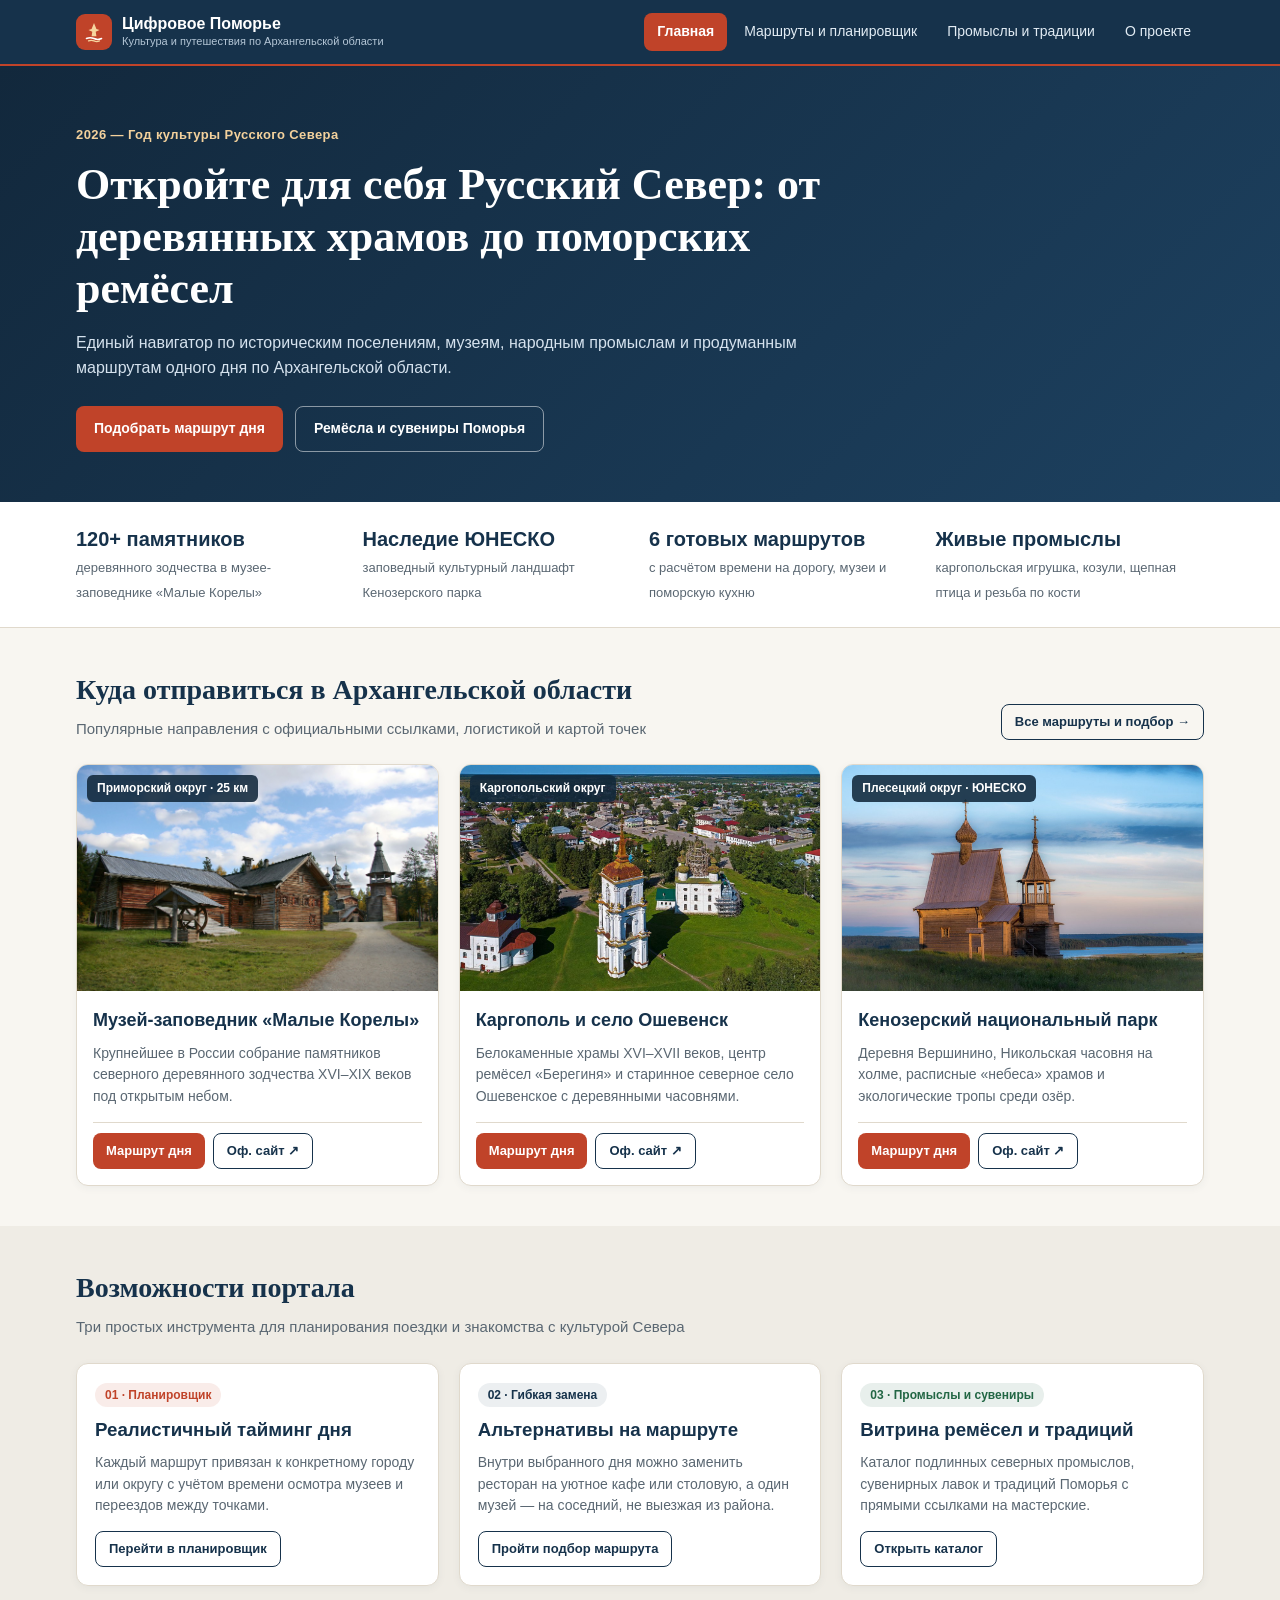
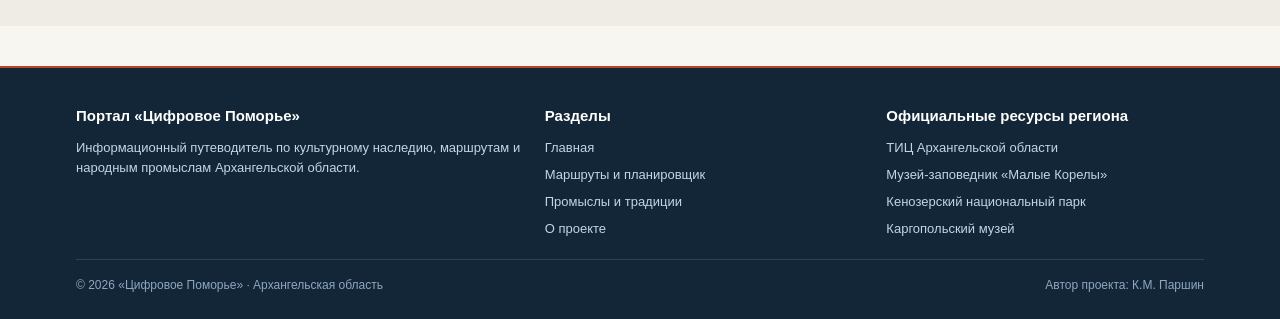
<file: index.html>
<!DOCTYPE html>
<html lang="ru">
<head>
  <meta charset="UTF-8">
  <meta name="viewport" content="width=device-width, initial-scale=1.0">
  <title>Цифровое Поморье — Культурный гид по Архангельской области</title>
  <link rel="icon" type="image/svg+xml" href="favicon.svg">
  <link rel="alternate icon" type="image/svg+xml" href="data:image/svg+xml,%3Csvg%20xmlns%3D%22http%3A//www.w3.org/2000/svg%22%20viewBox%3D%220%200%2064%2064%22%20width%3D%2264%22%20height%3D%2264%22%3E%20%20%20%3Cdefs%3E%20%20%20%20%20%3ClinearGradient%20id%3D%22bg%22%20x1%3D%220%22%20y1%3D%220%22%20x2%3D%221%22%20y2%3D%221%22%3E%20%20%20%20%20%20%20%3Cstop%20offset%3D%220%25%22%20stop-color%3D%22%2318344A%22/%3E%20%20%20%20%20%20%20%3Cstop%20offset%3D%22100%25%22%20stop-color%3D%22%23244B68%22/%3E%20%20%20%20%20%3C/linearGradient%3E%20%20%20%3C/defs%3E%20%20%20%3Crect%20x%3D%222%22%20y%3D%222%22%20width%3D%2260%22%20height%3D%2260%22%20rx%3D%2214%22%20fill%3D%22url%28%23bg%29%22%20stroke%3D%22%23C86E2A%22%20stroke-width%3D%223%22/%3E%20%20%20%3Cpath%20d%3D%22M32%2010%20L38%2024%20L44%2026%20L36%2030%20L38%2041%20L26%2041%20L28%2030%20L20%2026%20L26%2024%20Z%22%20fill%3D%22%23F6D59E%22/%3E%20%20%20%3Ccircle%20cx%3D%2232%22%20cy%3D%2226%22%20r%3D%222.5%22%20fill%3D%22%2318344A%22/%3E%20%20%20%3Cpath%20d%3D%22M13%2046%20Q20%2042%2026%2046%20T38%2046%20T51%2046%22%20fill%3D%22none%22%20stroke%3D%22%23C86E2A%22%20stroke-width%3D%223.2%22%20stroke-linecap%3D%22round%22/%3E%20%20%20%3Cpath%20d%3D%22M16%2052%20Q22%2049%2028%2052%20T40%2052%20T48%2052%22%20fill%3D%22none%22%20stroke%3D%22%23F6D59E%22%20stroke-width%3D%222.4%22%20stroke-linecap%3D%22round%22/%3E%20%3C/svg%3E">
  <link rel="stylesheet" href="css/style.css">
</head>
<body>

<header class="site-header">
  <div class="container header-inner">
    <a href="index.html" class="brand">
      <div class="brand-mark" aria-hidden="true">
        <svg xmlns="http://www.w3.org/2000/svg" viewBox="0 0 32 32" width="22" height="22">
          <path d="M16 3 L19.5 11.5 L24 13 L18.5 15.5 L19.5 22 L12.5 22 L13.5 15.5 L8 13 L12.5 11.5 Z" fill="#F6D59E"/>
          <path d="M5 25.5 Q10.5 23 16 25.5 T27 25.5" fill="none" stroke="#FFFFFF" stroke-width="2.2" stroke-linecap="round"/>
          <path d="M8 29 Q12 27.2 16 29 T24 29" fill="none" stroke="#F6D59E" stroke-width="1.8" stroke-linecap="round"/>
        </svg>
      </div>
      <div>
        <span class="brand-title">Цифровое Поморье</span>
        <span class="brand-sub">Культура и путешествия по Архангельской области</span>
      </div>
    </a>

    <button type="button" class="nav-toggle" id="navToggle" aria-expanded="false">☰ Меню</button>

    <nav class="main-nav" id="mainNav">
      <a href="index.html" class="active">Главная</a>
      <a href="routes.html">Маршруты и планировщик</a>
      <a href="crafts.html">Промыслы и традиции</a>
      <a href="about.html">О проекте</a>
    </nav>
  </div>
</header>

<main>
  <section class="hero">
    <div class="container">
      <div class="hero-minimal">
        <span class="hero-eyebrow">2026 — Год культуры Русского Севера</span>
        <h1>Откройте для себя Русский Север: от деревянных храмов до поморских ремёсел</h1>
        <p>
          Единый навигатор по историческим поселениям, музеям, народным промыслам и продуманным маршрутам одного дня по Архангельской области.
        </p>
        <div class="hero-actions">
          <a href="routes.html" class="btn btn-primary">Подобрать маршрут дня</a>
          <a href="crafts.html" class="btn btn-outline-light">Ремёсла и сувениры Поморья</a>
        </div>
      </div>
    </div>
  </section>

  <section class="stats-strip">
    <div class="container stats-row">
      <div class="stat-cell">
        <strong>120+ памятников</strong>
        <span>деревянного зодчества в музее-заповеднике «Малые Корелы»</span>
      </div>
      <div class="stat-cell">
        <strong>Наследие ЮНЕСКО</strong>
        <span>заповедный культурный ландшафт Кенозерского парка</span>
      </div>
      <div class="stat-cell">
        <strong>6 готовых маршрутов</strong>
        <span>с расчётом времени на дорогу, музеи и поморскую кухню</span>
      </div>
      <div class="stat-cell">
        <strong>Живые промыслы</strong>
        <span>каргопольская игрушка, козули, щепная птица и резьба по кости</span>
      </div>
    </div>
  </section>

  <section class="section">
    <div class="container">
      <div class="section-head">
        <div>
          <h2>Куда отправиться в Архангельской области</h2>
          <p>Популярные направления с официальными ссылками, логистикой и картой точек</p>
        </div>
        <a href="routes.html" class="btn btn-outline btn-sm">Все маршруты и подбор →</a>
      </div>

      <div class="grid-3">
        <article class="card">
          <div class="card-img-wrap">
            <img src="img/malye-korely.jpg" alt="Музей-заповедник Малые Корелы">
            <span class="card-tag">Приморский округ · 25 км</span>
          </div>
          <div class="card-body">
            <h3 class="card-title">Музей-заповедник «Малые Корелы»</h3>
            <p class="card-desc">
              Крупнейшее в России собрание памятников северного деревянного зодчества XVI–XIX веков под открытым небом.
            </p>
            <div class="card-footer">
              <a href="routes.html?route=arkh_korely" class="btn btn-primary btn-sm">Маршрут дня</a>
              <a href="https://www.korely.ru" target="_blank" rel="noopener" class="btn btn-outline btn-sm">Оф. сайт ↗</a>
            </div>
          </div>
        </article>

        <article class="card">
          <div class="card-img-wrap">
            <img src="img/kargopol.jpeg" alt="Каргополь и Ошевенск">
            <span class="card-tag">Каргопольский округ</span>
          </div>
          <div class="card-body">
            <h3 class="card-title">Каргополь и село Ошевенск</h3>
            <p class="card-desc">
              Белокаменные храмы XVI–XVII веков, центр ремёсел «Берегиня» и старинное северное село Ошевенское с деревянными часовнями.
            </p>
            <div class="card-footer">
              <a href="routes.html?route=kargopol_day" class="btn btn-primary btn-sm">Маршрут дня</a>
              <a href="https://kargopol-museum.ru" target="_blank" rel="noopener" class="btn btn-outline btn-sm">Оф. сайт ↗</a>
            </div>
          </div>
        </article>

        <article class="card">
          <div class="card-img-wrap">
            <img src="img/kenozero.jpg" alt="Кенозерский национальный парк">
            <span class="card-tag">Плесецкий округ · ЮНЕСКО</span>
          </div>
          <div class="card-body">
            <h3 class="card-title">Кенозерский национальный парк</h3>
            <p class="card-desc">
              Деревня Вершинино, Никольская часовня на холме, расписные «небеса» храмов и экологические тропы среди озёр.
            </p>
            <div class="card-footer">
              <a href="routes.html?route=kenozero_day" class="btn btn-primary btn-sm">Маршрут дня</a>
              <a href="https://kenozero.ru" target="_blank" rel="noopener" class="btn btn-outline btn-sm">Оф. сайт ↗</a>
            </div>
          </div>
        </article>
      </div>
    </div>
  </section>

  <section class="section section-alt">
    <div class="container">
      <div class="section-head">
        <div>
          <h2>Возможности портала</h2>
          <p>Три простых инструмента для планирования поездки и знакомства с культурой Севера</p>
        </div>
      </div>

      <div class="grid-3">
        <div class="box-panel">
          <span class="badge badge-accent" style="margin-bottom:8px;">01 · Планировщик</span>
          <h3 style="margin:0 0 8px;color:var(--primary);">Реалистичный тайминг дня</h3>
          <p style="font-size:14px;color:var(--text-muted);margin:0 0 14px;">
            Каждый маршрут привязан к конкретному городу или округу с учётом времени осмотра музеев и переездов между точками.
          </p>
          <a href="routes.html#plannerSection" class="btn btn-outline btn-sm">Перейти в планировщик</a>
        </div>

        <div class="box-panel">
          <span class="badge badge-primary" style="margin-bottom:8px;">02 · Гибкая замена</span>
          <h3 style="margin:0 0 8px;color:var(--primary);">Альтернативы на маршруте</h3>
          <p style="font-size:14px;color:var(--text-muted);margin:0 0 14px;">
            Внутри выбранного дня можно заменить ресторан на уютное кафе или столовую, а один музей — на соседний, не выезжая из района.
          </p>
          <a href="routes.html#quizSection" class="btn btn-outline btn-sm">Пройти подбор маршрута</a>
        </div>

        <div class="box-panel">
          <span class="badge badge-success" style="margin-bottom:8px;">03 · Промыслы и сувениры</span>
          <h3 style="margin:0 0 8px;color:var(--primary);">Витрина ремёсел и традиций</h3>
          <p style="font-size:14px;color:var(--text-muted);margin:0 0 14px;">
            Каталог подлинных северных промыслов, сувенирных лавок и традиций Поморья с прямыми ссылками на мастерские.
          </p>
          <a href="crafts.html" class="btn btn-outline btn-sm">Открыть каталог</a>
        </div>
      </div>
    </div>
  </section>
</main>

<footer class="site-footer">
  <div class="container">
    <div class="footer-grid">
      <div>
        <h4>Портал «Цифровое Поморье»</h4>
        <p style="font-size:13px;margin:0;">
          Информационный путеводитель по культурному наследию, маршрутам и народным промыслам Архангельской области.
        </p>
      </div>
      <div>
        <h4>Разделы</h4>
        <ul class="footer-links">
          <li><a href="index.html">Главная</a></li>
          <li><a href="routes.html">Маршруты и планировщик</a></li>
          <li><a href="crafts.html">Промыслы и традиции</a></li>
          <li><a href="about.html">О проекте</a></li>
        </ul>
      </div>
      <div>
        <h4>Официальные ресурсы региона</h4>
        <ul class="footer-links">
          <li><a href="https://pomorland.travel/what-to-see/" target="_blank" rel="noopener">ТИЦ Архангельской области</a></li>
          <li><a href="https://www.korely.ru" target="_blank" rel="noopener">Музей-заповедник «Малые Корелы»</a></li>
          <li><a href="https://kenozero.ru" target="_blank" rel="noopener">Кенозерский национальный парк</a></li>
          <li><a href="https://kargopol-museum.ru" target="_blank" rel="noopener">Каргопольский музей</a></li>
        </ul>
      </div>
    </div>
    <div class="footer-bottom">
      <span>© 2026 «Цифровое Поморье» · Архангельская область</span>
      <span>Автор проекта: К.М. Паршин</span>
    </div>
  </div>
</footer>

<script src="js/app.js"></script>
</body>
</html>
</file>
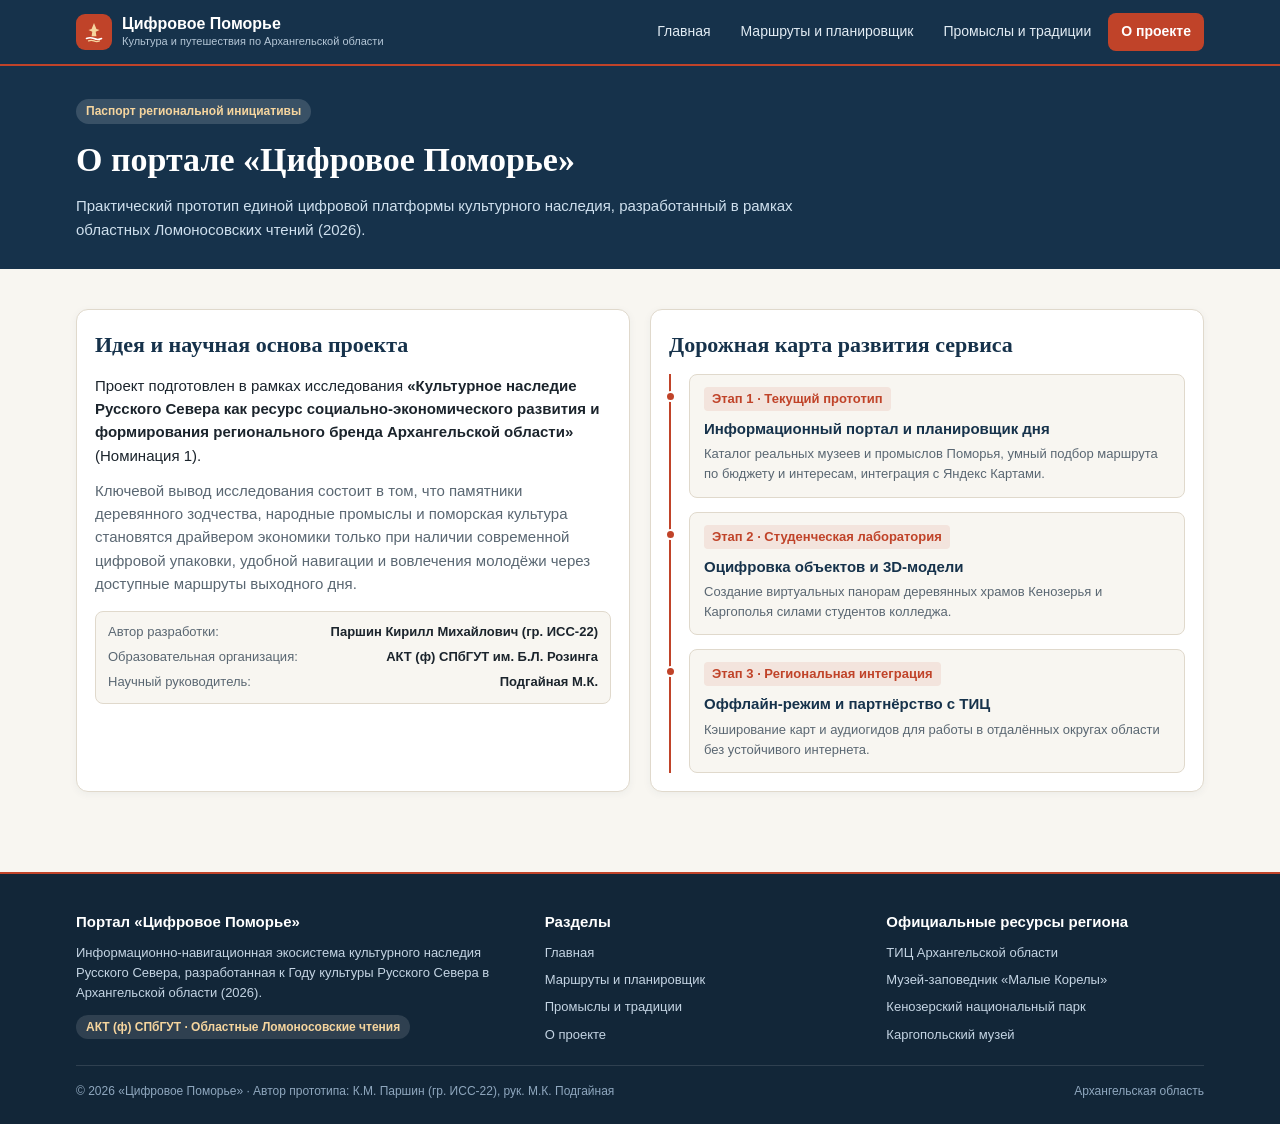
<file: about.html>
<!DOCTYPE html>
<html lang="ru">
<head>
  <meta charset="UTF-8">
  <meta name="viewport" content="width=device-width, initial-scale=1.0">
  <title>О проекте — Цифровое Поморье</title>
  <link rel="icon" type="image/svg+xml" href="favicon.svg">
  <link rel="alternate icon" type="image/svg+xml" href="data:image/svg+xml,%3Csvg%20xmlns%3D%22http%3A//www.w3.org/2000/svg%22%20viewBox%3D%220%200%2064%2064%22%20width%3D%2264%22%20height%3D%2264%22%3E%20%20%20%3Cdefs%3E%20%20%20%20%20%3ClinearGradient%20id%3D%22bg%22%20x1%3D%220%22%20y1%3D%220%22%20x2%3D%221%22%20y2%3D%221%22%3E%20%20%20%20%20%20%20%3Cstop%20offset%3D%220%25%22%20stop-color%3D%22%2318344A%22/%3E%20%20%20%20%20%20%20%3Cstop%20offset%3D%22100%25%22%20stop-color%3D%22%23244B68%22/%3E%20%20%20%20%20%3C/linearGradient%3E%20%20%20%3C/defs%3E%20%20%20%3Crect%20x%3D%222%22%20y%3D%222%22%20width%3D%2260%22%20height%3D%2260%22%20rx%3D%2214%22%20fill%3D%22url%28%23bg%29%22%20stroke%3D%22%23C86E2A%22%20stroke-width%3D%223%22/%3E%20%20%20%3Cpath%20d%3D%22M32%2010%20L38%2024%20L44%2026%20L36%2030%20L38%2041%20L26%2041%20L28%2030%20L20%2026%20L26%2024%20Z%22%20fill%3D%22%23F6D59E%22/%3E%20%20%20%3Ccircle%20cx%3D%2232%22%20cy%3D%2226%22%20r%3D%222.5%22%20fill%3D%22%2318344A%22/%3E%20%20%20%3Cpath%20d%3D%22M13%2046%20Q20%2042%2026%2046%20T38%2046%20T51%2046%22%20fill%3D%22none%22%20stroke%3D%22%23C86E2A%22%20stroke-width%3D%223.2%22%20stroke-linecap%3D%22round%22/%3E%20%20%20%3Cpath%20d%3D%22M16%2052%20Q22%2049%2028%2052%20T40%2052%20T48%2052%22%20fill%3D%22none%22%20stroke%3D%22%23F6D59E%22%20stroke-width%3D%222.4%22%20stroke-linecap%3D%22round%22/%3E%20%3C/svg%3E">
  <link rel="stylesheet" href="css/style.css">
</head>
<body>

<header class="site-header">
  <div class="container header-inner">
    <a href="index.html" class="brand">
      <div class="brand-mark" aria-hidden="true">
        <svg xmlns="http://www.w3.org/2000/svg" viewBox="0 0 32 32" width="22" height="22">
          <path d="M16 3 L19.5 11.5 L24 13 L18.5 15.5 L19.5 22 L12.5 22 L13.5 15.5 L8 13 L12.5 11.5 Z" fill="#F6D59E"/>
          <path d="M5 25.5 Q10.5 23 16 25.5 T27 25.5" fill="none" stroke="#FFFFFF" stroke-width="2.2" stroke-linecap="round"/>
          <path d="M8 29 Q12 27.2 16 29 T24 29" fill="none" stroke="#F6D59E" stroke-width="1.8" stroke-linecap="round"/>
        </svg>
      </div>
      <div>
        <span class="brand-title">Цифровое Поморье</span>
        <span class="brand-sub">Культура и путешествия по Архангельской области</span>
      </div>
    </a>

    <button type="button" class="nav-toggle" id="navToggle" aria-expanded="false">☰ Меню</button>

    <nav class="main-nav" id="mainNav">
      <a href="index.html">Главная</a>
      <a href="routes.html">Маршруты и планировщик</a>
      <a href="crafts.html">Промыслы и традиции</a>
      <a href="about.html" class="active">О проекте</a>
    </nav>
  </div>
</header>

<main>
  <div class="page-header">
    <div class="container">
      <span class="badge" style="background:rgba(255,255,255,0.15);color:#F6D59E;margin-bottom:6px;">Паспорт региональной инициативы</span>
      <h1>О портале «Цифровое Поморье»</h1>
      <p>Практический прототип единой цифровой платформы культурного наследия, разработанный в рамках областных Ломоносовских чтений (2026).</p>
    </div>
  </div>

  <section class="section">
    <div class="container grid-2">
      <div class="box-panel">
        <h2 style="font-family:Georgia,serif;font-size:22px;margin:0 0 12px;color:var(--primary);">Идея и научная основа проекта</h2>
        <p style="font-size:15px;color:var(--text-main);margin:0 0 12px;">
          Проект подготовлен в рамках исследования <strong>«Культурное наследие Русского Севера как ресурс социально-экономического развития и формирования регионального бренда Архангельской области»</strong> (Номинация 1).
        </p>
        <p style="font-size:15px;color:var(--text-muted);margin:0 0 16px;">
          Ключевой вывод исследования состоит в том, что памятники деревянного зодчества, народные промыслы и поморская культура становятся драйвером экономики только при наличии современной цифровой упаковки, удобной навигации и вовлечения молодёжи через доступные маршруты выходного дня.
        </p>
        <div class="meta-box">
          <div class="meta-row"><span>Автор разработки:</span><strong>Паршин Кирилл Михайлович (гр. ИСС-22)</strong></div>
          <div class="meta-row"><span>Образовательная организация:</span><strong>АКТ (ф) СПбГУТ им. Б.Л. Розинга</strong></div>
          <div class="meta-row"><span>Научный руководитель:</span><strong>Подгайная М.К.</strong></div>
        </div>
      </div>

      <div class="box-panel">
        <h2 style="font-family:Georgia,serif;font-size:22px;margin:0 0 12px;color:var(--primary);">Дорожная карта развития сервиса</h2>
        <div class="timeline">
          <div class="timeline-item">
            <div class="timeline-top">
              <span class="timeline-time">Этап 1 · Текущий прототип</span>
            </div>
            <div style="font-weight:700;font-size:15px;color:var(--primary);margin-bottom:4px;">Информационный портал и планировщик дня</div>
            <div class="timeline-note" style="margin-bottom:0;">Каталог реальных музеев и промыслов Поморья, умный подбор маршрута по бюджету и интересам, интеграция с Яндекс Картами.</div>
          </div>

          <div class="timeline-item">
            <div class="timeline-top">
              <span class="timeline-time">Этап 2 · Студенческая лаборатория</span>
            </div>
            <div style="font-weight:700;font-size:15px;color:var(--primary);margin-bottom:4px;">Оцифровка объектов и 3D-модели</div>
            <div class="timeline-note" style="margin-bottom:0;">Создание виртуальных панорам деревянных храмов Кенозерья и Каргополья силами студентов колледжа.</div>
          </div>

          <div class="timeline-item">
            <div class="timeline-top">
              <span class="timeline-time">Этап 3 · Региональная интеграция</span>
            </div>
            <div style="font-weight:700;font-size:15px;color:var(--primary);margin-bottom:4px;">Оффлайн-режим и партнёрство с ТИЦ</div>
            <div class="timeline-note" style="margin-bottom:0;">Кэширование карт и аудиогидов для работы в отдалённых округах области без устойчивого интернета.</div>
          </div>
        </div>
      </div>
    </div>
  </section>
</main>

<footer class="site-footer">
  <div class="container">
    <div class="footer-grid">
      <div>
        <h4>Портал «Цифровое Поморье»</h4>
        <p style="font-size:13px;margin:0 0 10px;">
          Информационно-навигационная экосистема культурного наследия Русского Севера, разработанная к Году культуры Русского Севера в Архангельской области (2026).
        </p>
        <span class="badge" style="background:rgba(255,255,255,0.12);color:#F6D59E;">АКТ (ф) СПбГУТ · Областные Ломоносовские чтения</span>
      </div>
      <div>
        <h4>Разделы</h4>
        <ul class="footer-links">
          <li><a href="index.html">Главная</a></li>
          <li><a href="routes.html">Маршруты и планировщик</a></li>
          <li><a href="crafts.html">Промыслы и традиции</a></li>
          <li><a href="about.html">О проекте</a></li>
        </ul>
      </div>
      <div>
        <h4>Официальные ресурсы региона</h4>
        <ul class="footer-links">
          <li><a href="https://pomorland.travel/what-to-see/" target="_blank" rel="noopener">ТИЦ Архангельской области</a></li>
          <li><a href="https://www.korely.ru" target="_blank" rel="noopener">Музей-заповедник «Малые Корелы»</a></li>
          <li><a href="https://kenozero.ru" target="_blank" rel="noopener">Кенозерский национальный парк</a></li>
          <li><a href="https://kargopol-museum.ru" target="_blank" rel="noopener">Каргопольский музей</a></li>
        </ul>
      </div>
    </div>
    <div class="footer-bottom">
      <span>© 2026 «Цифровое Поморье» · Автор прототипа: К.М. Паршин (гр. ИСС-22), рук. М.К. Подгайная</span>
      <span>Архангельская область</span>
    </div>
  </div>
</footer>

<script src="js/app.js"></script>
</body>
</html>
</file>
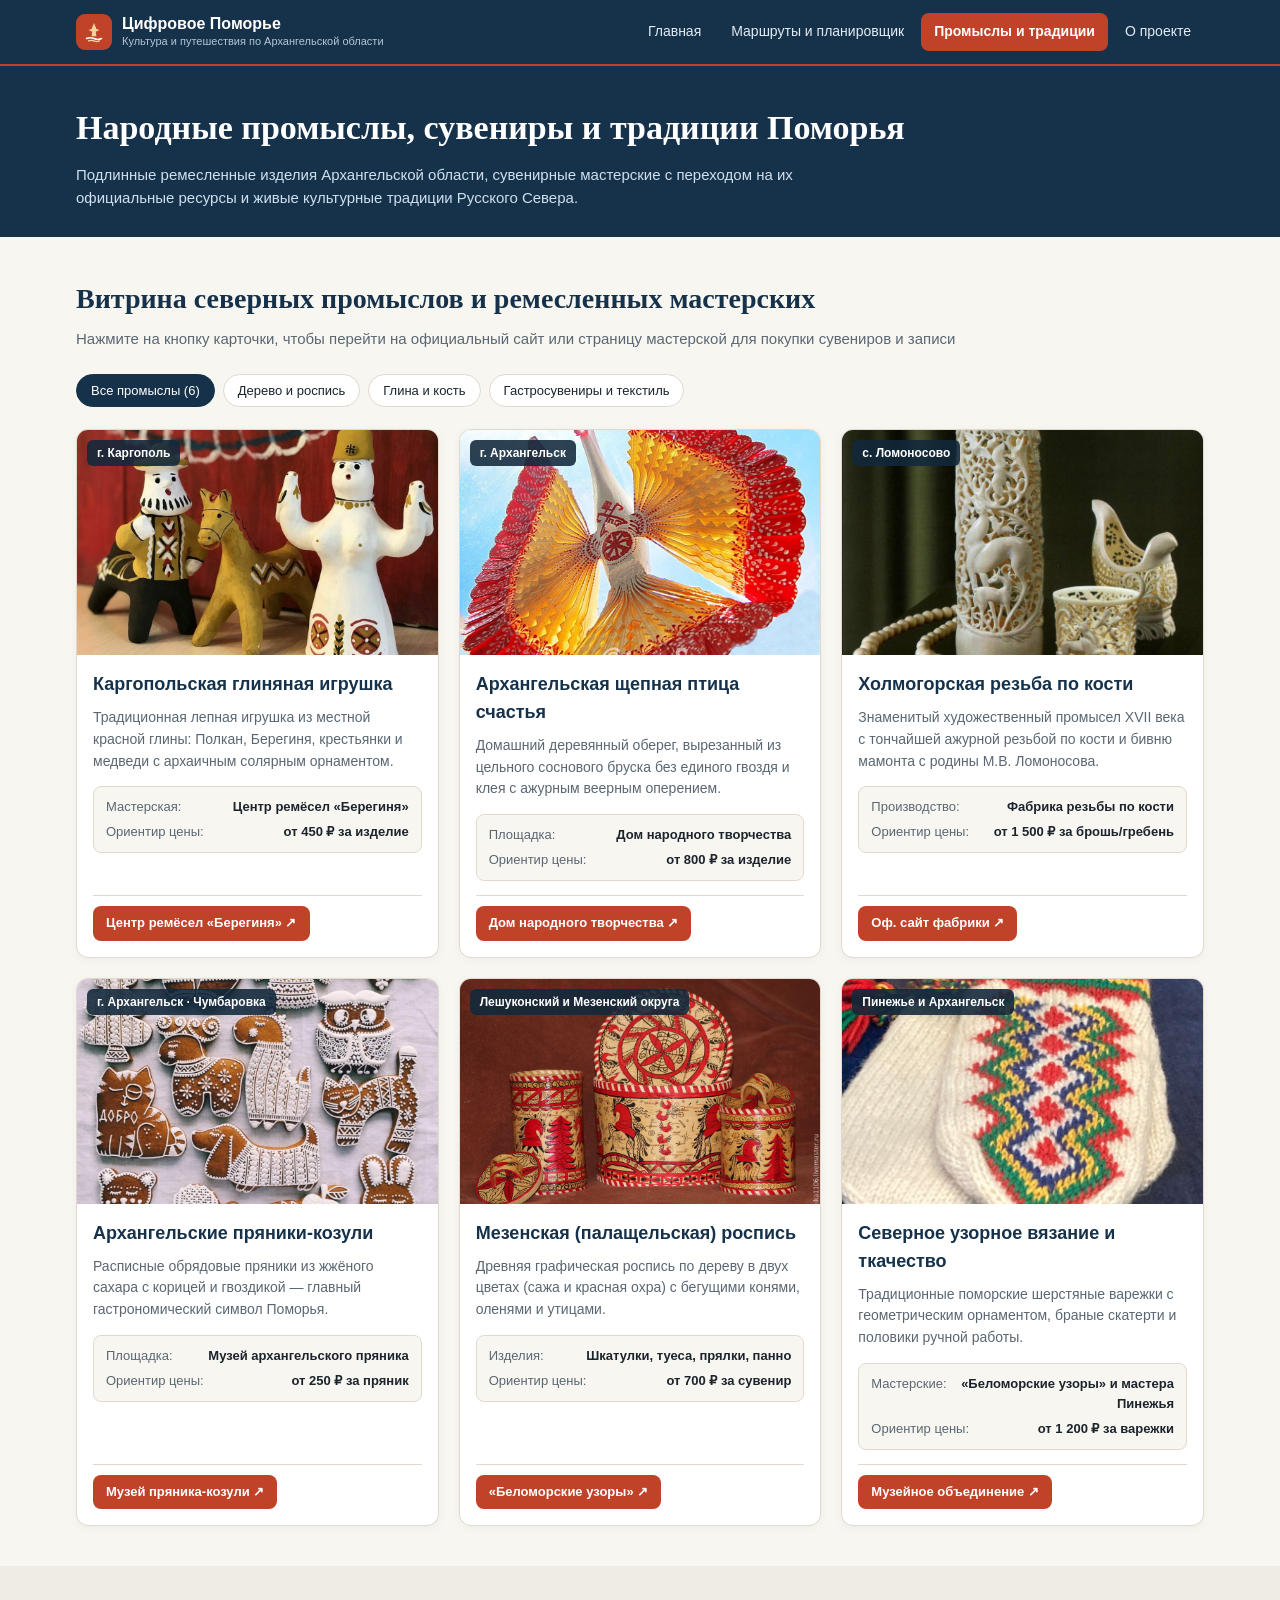
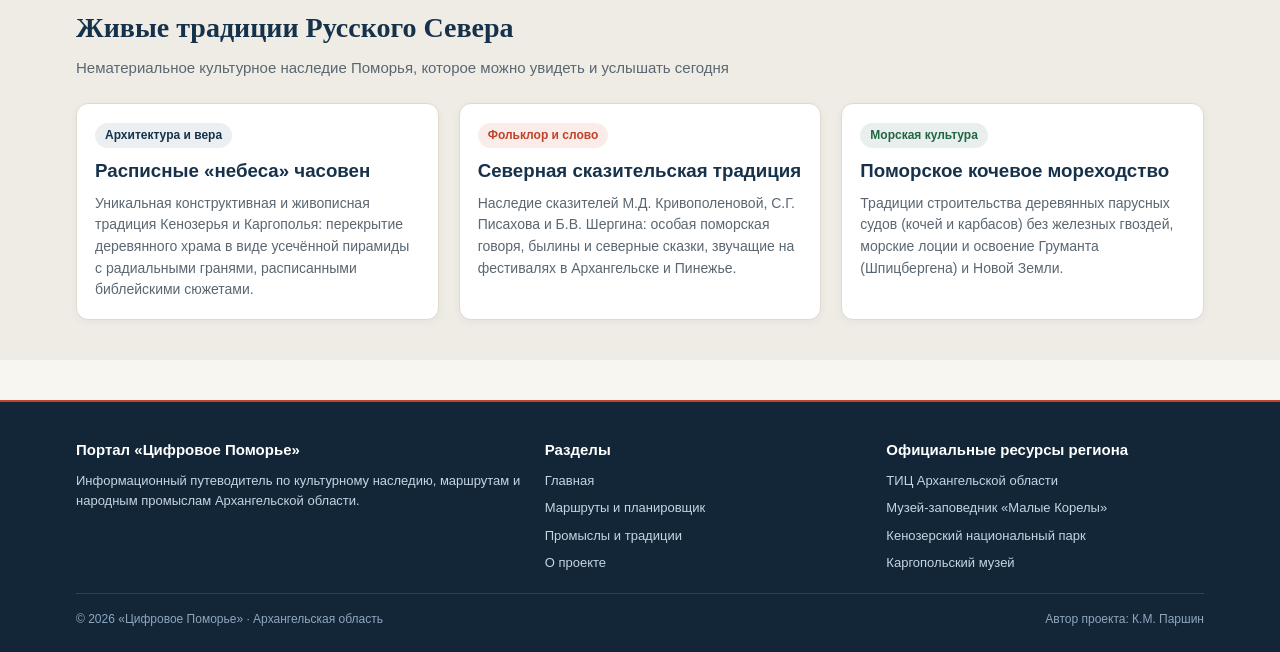
<file: crafts.html>
<!DOCTYPE html>
<html lang="ru">
<head>
  <meta charset="UTF-8">
  <meta name="viewport" content="width=device-width, initial-scale=1.0">
  <title>Промыслы, сувениры и традиции — Цифровое Поморье</title>
  <link rel="icon" type="image/svg+xml" href="favicon.svg">
  <link rel="alternate icon" type="image/svg+xml" href="data:image/svg+xml,%3Csvg%20xmlns%3D%22http%3A//www.w3.org/2000/svg%22%20viewBox%3D%220%200%2064%2064%22%20width%3D%2264%22%20height%3D%2264%22%3E%20%20%20%3Cdefs%3E%20%20%20%20%20%3ClinearGradient%20id%3D%22bg%22%20x1%3D%220%22%20y1%3D%220%22%20x2%3D%221%22%20y2%3D%221%22%3E%20%20%20%20%20%20%20%3Cstop%20offset%3D%220%25%22%20stop-color%3D%22%2318344A%22/%3E%20%20%20%20%20%20%20%3Cstop%20offset%3D%22100%25%22%20stop-color%3D%22%23244B68%22/%3E%20%20%20%20%20%3C/linearGradient%3E%20%20%20%3C/defs%3E%20%20%20%3Crect%20x%3D%222%22%20y%3D%222%22%20width%3D%2260%22%20height%3D%2260%22%20rx%3D%2214%22%20fill%3D%22url%28%23bg%29%22%20stroke%3D%22%23C86E2A%22%20stroke-width%3D%223%22/%3E%20%20%20%3C%21--%20Northern%20tented%20spire%20/%20compass%20silhouette%20--%3E%20%20%20%3Cpath%20d%3D%22M32%2010%20L38%2024%20L44%2026%20L36%2030%20L38%2041%20L26%2041%20L28%2030%20L20%2026%20L26%2024%20Z%22%20fill%3D%22%23F6D59E%22/%3E%20%20%20%3Ccircle%20cx%3D%2232%22%20cy%3D%2226%22%20r%3D%222.5%22%20fill%3D%22%2318344A%22/%3E%20%20%20%3C%21--%20Stylized%20White%20Sea%20waves%20--%3E%20%20%20%3Cpath%20d%3D%22M13%2046%20Q20%2042%2026%2046%20T38%2046%20T51%2046%22%20fill%3D%22none%22%20stroke%3D%22%23C86E2A%22%20stroke-width%3D%223.2%22%20stroke-linecap%3D%22round%22/%3E%20%20%20%3Cpath%20d%3D%22M16%2052%20Q22%2049%2028%2052%20T40%2052%20T48%2052%22%20fill%3D%22none%22%20stroke%3D%22%23F6D59E%22%20stroke-width%3D%222.4%22%20stroke-linecap%3D%22round%22/%3E%20%3C/svg%3E">
  <link rel="stylesheet" href="css/style.css">
</head>
<body>

<header class="site-header">
  <div class="container header-inner">
    <a href="index.html" class="brand">
      <div class="brand-mark" style="display:inline-flex;align-items:center;justify-content:center;" aria-hidden="true">
        <svg xmlns="http://www.w3.org/2000/svg" viewBox="0 0 32 32" width="22" height="22">
          <path d="M16 3 L19.5 11.5 L24 13 L18.5 15.5 L19.5 22 L12.5 22 L13.5 15.5 L8 13 L12.5 11.5 Z" fill="#F6D59E"/>
          <path d="M5 25.5 Q10.5 23 16 25.5 T27 25.5" fill="none" stroke="#FFFFFF" stroke-width="2.2" stroke-linecap="round"/>
          <path d="M8 29 Q12 27.2 16 29 T24 29" fill="none" stroke="#F6D59E" stroke-width="1.8" stroke-linecap="round"/>
        </svg>
      </div>
      <div>
        <span class="brand-title">Цифровое Поморье</span>
        <span class="brand-sub">Культура и путешествия по Архангельской области</span>
      </div>
    </a>

    <button type="button" class="nav-toggle" id="navToggle" aria-expanded="false">☰ Меню</button>

    <nav class="main-nav" id="mainNav">
      <a href="index.html">Главная</a>
      <a href="routes.html">Маршруты и планировщик</a>
      <a href="crafts.html" class="active">Промыслы и традиции</a>
      <a href="about.html">О проекте</a>
    </nav>
  </div>
</header>

<main>
  <div class="page-header">
    <div class="container">
      <h1>Народные промыслы, сувениры и традиции Поморья</h1>
      <p>Подлинные ремесленные изделия Архангельской области, сувенирные мастерские с переходом на их официальные ресурсы и живые культурные традиции Русского Севера.</p>
    </div>
  </div>

  <!-- РАЗДЕЛ 1: ВИТРИНА ПРОМЫСЛОВ И СУВЕНИРОВ (6 КАРТОЧЕК) -->
  <section class="section">
    <div class="container">
      <div class="section-head">
        <div>
          <h2>Витрина северных промыслов и ремесленных мастерских</h2>
          <p>Нажмите на кнопку карточки, чтобы перейти на официальный сайт или страницу мастерской для покупки сувениров и записи</p>
        </div>
      </div>

      <div class="filter-bar">
        <button type="button" class="filter-btn active" data-craft-filter="all">Все промыслы (6)</button>
        <button type="button" class="filter-btn" data-craft-filter="wood">Дерево и роспись</button>
        <button type="button" class="filter-btn" data-craft-filter="clay">Глина и кость</button>
        <button type="button" class="filter-btn" data-craft-filter="gastro">Гастросувениры и текстиль</button>
      </div>

      <div class="grid-3">
        <!-- 1. Каргопольская игрушка -->
        <article class="card" data-craft-type="clay">
          <div class="card-img-wrap">
            <img src="img/craft-kargopol.jpg" alt="Каргопольская глиняная игрушка">
            <span class="card-tag">г. Каргополь</span>
          </div>
          <div class="card-body">
            <h3 class="card-title">Каргопольская глиняная игрушка</h3>
            <p class="card-desc">
              Традиционная лепная игрушка из местной красной глины: Полкан, Берегиня, крестьянки и медведи с архаичным солярным орнаментом.
            </p>
            <div class="meta-box">
              <div class="meta-row"><span>Мастерская:</span><strong>Центр ремёсел «Берегиня»</strong></div>
              <div class="meta-row"><span>Ориентир цены:</span><strong>от 450 ₽ за изделие</strong></div>
            </div>
            <div class="card-footer">
              <a href="https://vk.com/bereginya.kargopol" target="_blank" rel="noopener" class="btn btn-primary btn-sm">Центр ремёсел «Берегиня» ↗</a>
            </div>
          </div>
        </article>

        <!-- 2. Щепная птица счастья -->
        <article class="card" data-craft-type="wood">
          <div class="card-img-wrap">
            <img src="img/craft-bird.jpg" alt="Архангельская щепная птица счастья">
            <span class="card-tag">г. Архангельск</span>
          </div>
          <div class="card-body">
            <h3 class="card-title">Архангельская щепная птица счастья</h3>
            <p class="card-desc">
              Домашний деревянный оберег, вырезанный из цельного соснового бруска без единого гвоздя и клея с ажурным веерным оперением.
            </p>
            <div class="meta-box">
              <div class="meta-row"><span>Площадка:</span><strong>Дом народного творчества</strong></div>
              <div class="meta-row"><span>Ориентир цены:</span><strong>от 800 ₽ за изделие</strong></div>
            </div>
            <div class="card-footer">
              <a href="https://dnt-arh.ru/" target="_blank" rel="noopener" class="btn btn-primary btn-sm">Дом народного творчества ↗</a>
            </div>
          </div>
        </article>

        <!-- 3. Холмогорская резьба по кости -->
        <article class="card" data-craft-type="clay">
          <div class="card-img-wrap">
            <img src="img/craft-bone.jpeg" alt="Холмогорская резьба по кости">
            <span class="card-tag">с. Ломоносово</span>
          </div>
          <div class="card-body">
            <h3 class="card-title">Холмогорская резьба по кости</h3>
            <p class="card-desc">
              Знаменитый художественный промысел XVII века с тончайшей ажурной резьбой по кости и бивню мамонта с родины М.В. Ломоносова.
            </p>
            <div class="meta-box">
              <div class="meta-row"><span>Производство:</span><strong>Фабрика резьбы по кости</strong></div>
              <div class="meta-row"><span>Ориентир цены:</span><strong>от 1 500 ₽ за брошь/гребень</strong></div>
            </div>
            <div class="card-footer">
              <a href="https://holmogory.com/" target="_blank" rel="noopener" class="btn btn-primary btn-sm">Оф. сайт фабрики ↗</a>
            </div>
          </div>
        </article>

        <!-- 4. Архангельские козули -->
        <article class="card" data-craft-type="gastro">
          <div class="card-img-wrap">
            <img src="img/craft-kozuli.jpeg" alt="Архангельские пряники-козули">
            <span class="card-tag">г. Архангельск · Чумбаровка</span>
          </div>
          <div class="card-body">
            <h3 class="card-title">Архангельские пряники-козули</h3>
            <p class="card-desc">
              Расписные обрядовые пряники из жжёного сахара с корицей и гвоздикой — главный гастрономический символ Поморья.
            </p>
            <div class="meta-box">
              <div class="meta-row"><span>Площадка:</span><strong>Музей архангельского пряника</strong></div>
              <div class="meta-row"><span>Ориентир цены:</span><strong>от 250 ₽ за пряник</strong></div>
            </div>
            <div class="card-footer">
              <a href="https://vk.com/pryanik_kozulya" target="_blank" rel="noopener" class="btn btn-primary btn-sm">Музей пряника-козули ↗</a>
            </div>
          </div>
        </article>

        <!-- 5. Мезенская роспись -->
        <article class="card" data-craft-type="wood">
          <div class="card-img-wrap">
            <img src="img/Menzenskaya_rospis.jpg" alt="Мезенская палащельская роспись">
            <span class="card-tag">Лешуконский и Мезенский округа</span>
          </div>
          <div class="card-body">
            <h3 class="card-title">Мезенская (палащельская) роспись</h3>
            <p class="card-desc">
              Древняя графическая роспись по дереву в двух цветах (сажа и красная охра) с бегущими конями, оленями и утицами.
            </p>
            <div class="meta-box">
              <div class="meta-row"><span>Изделия:</span><strong>Шкатулки, туеса, прялки, панно</strong></div>
              <div class="meta-row"><span>Ориентир цены:</span><strong>от 700 ₽ за сувенир</strong></div>
            </div>
            <div class="card-footer">
              <a href="https://vk.com/belomoruzor" target="_blank" rel="noopener" class="btn btn-primary btn-sm">«Беломорские узоры» ↗</a>
            </div>
          </div>
        </article>

        <!-- 6. Северное ткачество и вязание -->
        <article class="card" data-craft-type="gastro">
          <div class="card-img-wrap">
            <img src="img/chumbarovka.jpg" alt="Северное узорное вязание и ткачество">
            <span class="card-tag">Пинежье и Архангельск</span>
          </div>
          <div class="card-body">
            <h3 class="card-title">Северное узорное вязание и ткачество</h3>
            <p class="card-desc">
              Традиционные поморские шерстяные варежки с геометрическим орнаментом, браные скатерти и половики ручной работы.
            </p>
            <div class="meta-box">
              <div class="meta-row"><span>Мастерские:</span><strong>«Беломорские узоры» и мастера Пинежья</strong></div>
              <div class="meta-row"><span>Ориентир цены:</span><strong>от 1 200 ₽ за варежки</strong></div>
            </div>
            <div class="card-footer">
              <a href="https://arhmuseum.ru/" target="_blank" rel="noopener" class="btn btn-primary btn-sm">Музейное объединение ↗</a>
            </div>
          </div>
        </article>
      </div>
    </div>
  </section>

  <!-- РАЗДЕЛ 2: ТРАДИЦИИ РУССКОГО СЕВЕРА -->
  <section class="section section-alt">
    <div class="container">
      <div class="section-head">
        <div>
          <h2>Живые традиции Русского Севера</h2>
          <p>Нематериальное культурное наследие Поморья, которое можно увидеть и услышать сегодня</p>
        </div>
      </div>

      <div class="grid-3">
        <div class="box-panel">
          <span class="badge badge-primary" style="margin-bottom:8px;">Архитектура и вера</span>
          <h3 style="margin:0 0 8px;color:var(--primary);">Расписные «небеса» часовен</h3>
          <p style="font-size:14px;color:var(--text-muted);margin:0;">
            Уникальная конструктивная и живописная традиция Кенозерья и Каргополья: перекрытие деревянного храма в виде усечённой пирамиды с радиальными гранями, расписанными библейскими сюжетами.
          </p>
        </div>

        <div class="box-panel">
          <span class="badge badge-accent" style="margin-bottom:8px;">Фольклор и слово</span>
          <h3 style="margin:0 0 8px;color:var(--primary);">Северная сказительская традиция</h3>
          <p style="font-size:14px;color:var(--text-muted);margin:0;">
            Наследие сказителей М.Д. Кривополеновой, С.Г. Писахова и Б.В. Шергина: особая поморская говоря, былины и северные сказки, звучащие на фестивалях в Архангельске и Пинежье.
          </p>
        </div>

        <div class="box-panel">
          <span class="badge badge-success" style="margin-bottom:8px;">Морская культура</span>
          <h3 style="margin:0 0 8px;color:var(--primary);">Поморское кочевое мореходство</h3>
          <p style="font-size:14px;color:var(--text-muted);margin:0;">
            Традиции строительства деревянных парусных судов (кочей и карбасов) без железных гвоздей, морские лоции и освоение Груманта (Шпицбергена) и Новой Земли.
          </p>
        </div>
      </div>
    </div>
  </section>
</main>

<footer class="site-footer">
  <div class="container">
    <div class="footer-grid">
      <div>
        <h4>Портал «Цифровое Поморье»</h4>
        <p style="font-size:13px;margin:0;">
          Информационный путеводитель по культурному наследию, маршрутам и народным промыслам Архангельской области.
        </p>
      </div>
      <div>
        <h4>Разделы</h4>
        <ul class="footer-links">
          <li><a href="index.html">Главная</a></li>
          <li><a href="routes.html">Маршруты и планировщик</a></li>
          <li><a href="crafts.html">Промыслы и традиции</a></li>
          <li><a href="about.html">О проекте</a></li>
        </ul>
      </div>
      <div>
        <h4>Официальные ресурсы региона</h4>
        <ul class="footer-links">
          <li><a href="https://pomorland.travel/what-to-see/" target="_blank" rel="noopener">ТИЦ Архангельской области</a></li>
          <li><a href="https://www.korely.ru" target="_blank" rel="noopener">Музей-заповедник «Малые Корелы»</a></li>
          <li><a href="https://kenozero.ru" target="_blank" rel="noopener">Кенозерский национальный парк</a></li>
          <li><a href="https://yandex.ru/maps/org/kargopolskiy_muzey_dom_blokhina/1194447842/" target="_blank" rel="noopener">Каргопольский музей</a></li>
        </ul>
      </div>
    </div>
    <div class="footer-bottom">
      <span>© 2026 «Цифровое Поморье» · Архангельская область</span>
      <span>Автор проекта: К.М. Паршин</span>
    </div>
  </div>
</footer>

<script src="js/app.js"></script>
</body>
</html>
</file>
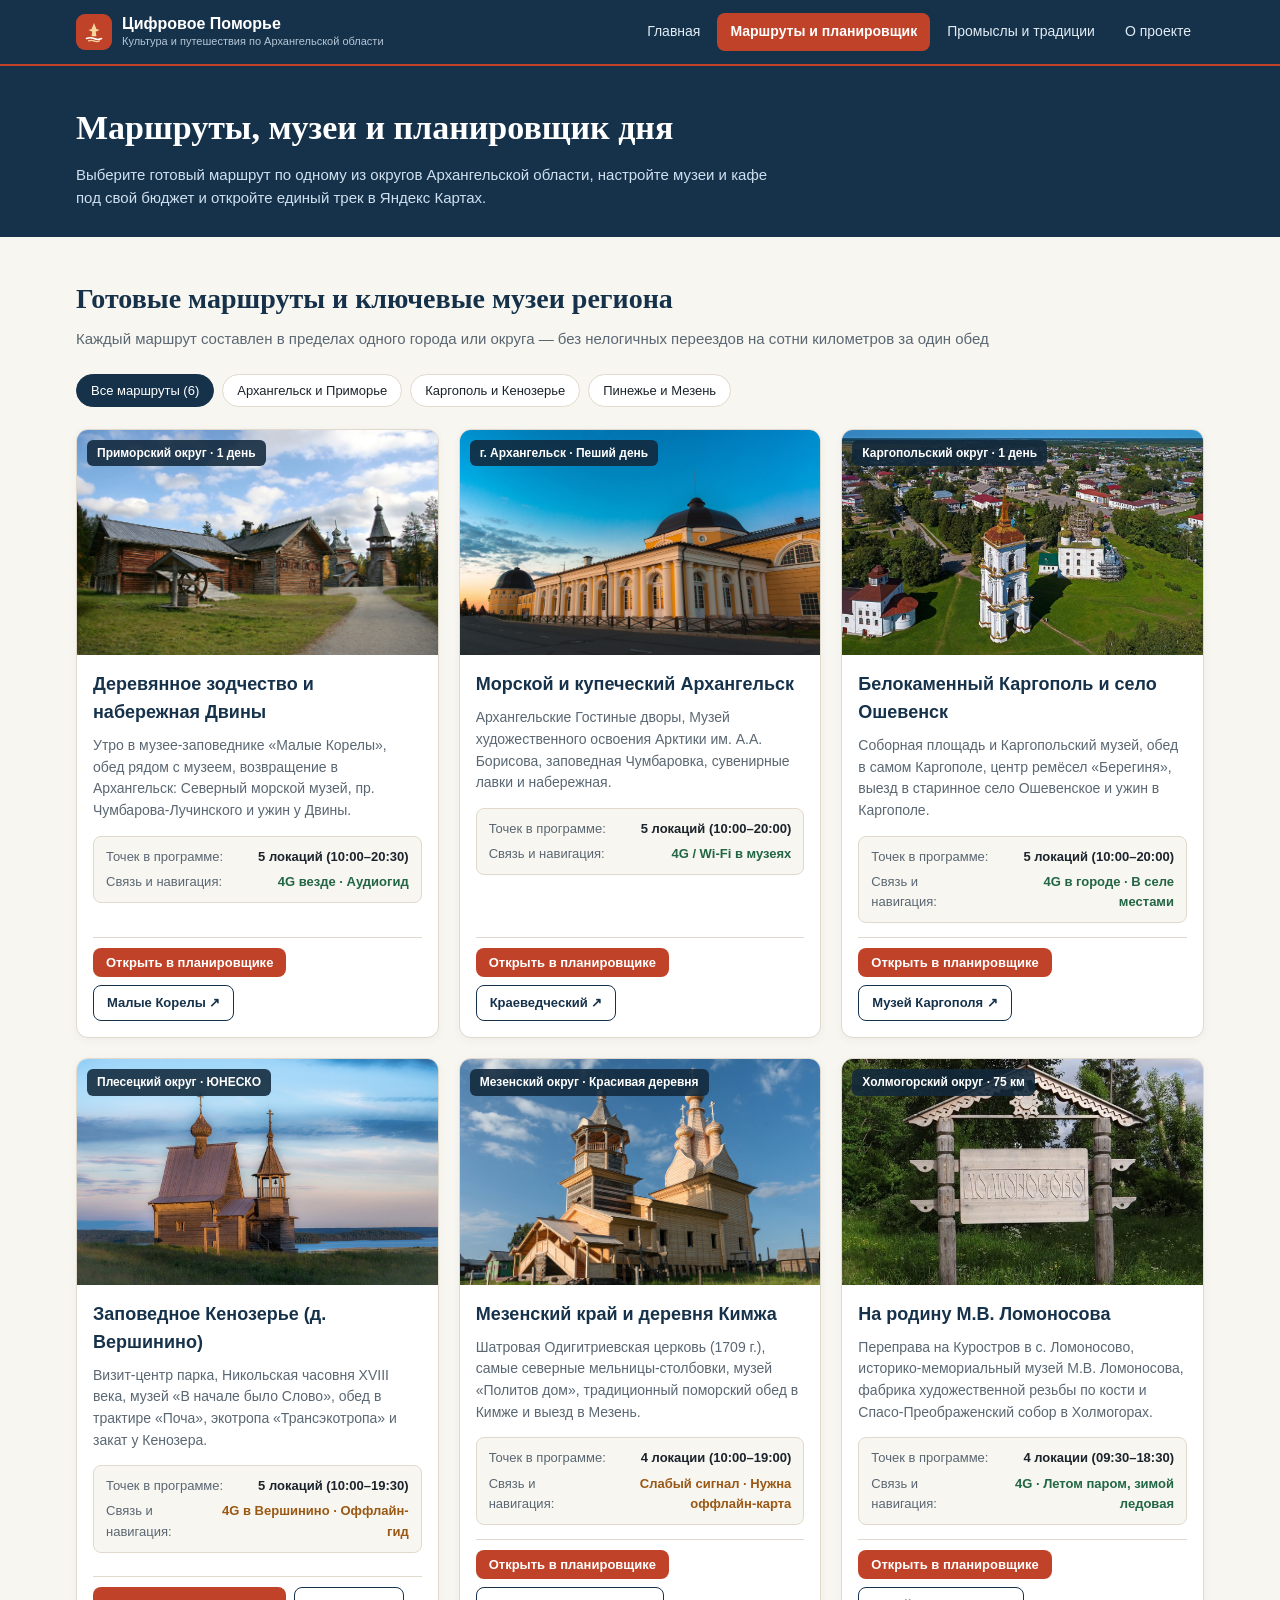
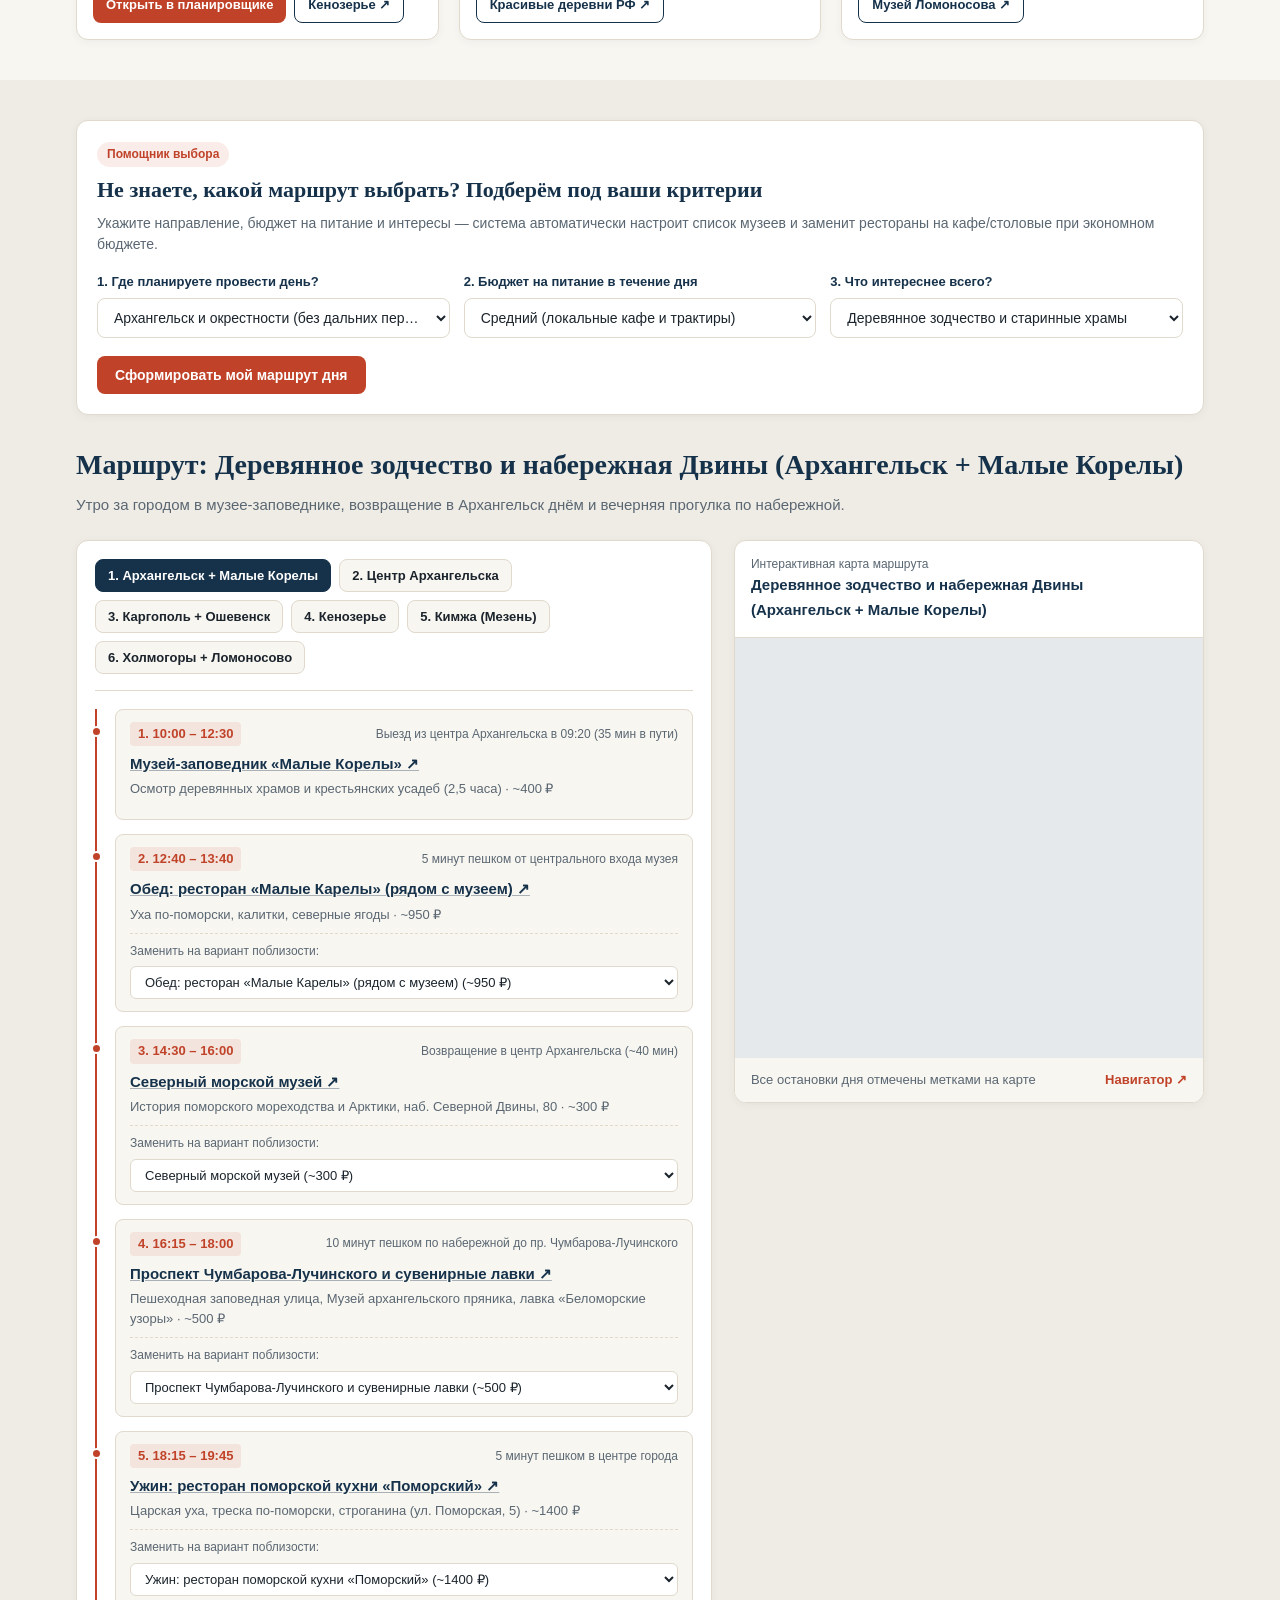
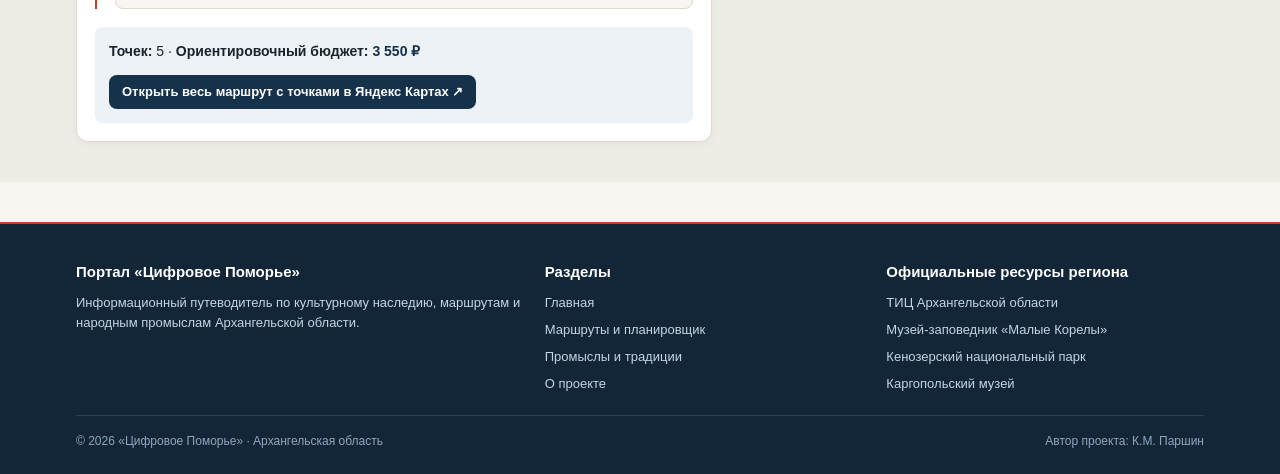
<file: routes.html>
<!DOCTYPE html>
<html lang="ru">
<head>
  <meta charset="UTF-8">
  <meta name="viewport" content="width=device-width, initial-scale=1.0">
  <title>Маршруты, музеи и планировщик — Цифровое Поморье</title>
  <link rel="icon" type="image/svg+xml" href="favicon.svg">
  <link rel="alternate icon" type="image/svg+xml" href="data:image/svg+xml,%3Csvg%20xmlns%3D%22http%3A//www.w3.org/2000/svg%22%20viewBox%3D%220%200%2064%2064%22%20width%3D%2264%22%20height%3D%2264%22%3E%20%20%20%3Cdefs%3E%20%20%20%20%20%3ClinearGradient%20id%3D%22bg%22%20x1%3D%220%22%20y1%3D%220%22%20x2%3D%221%22%20y2%3D%221%22%3E%20%20%20%20%20%20%20%3Cstop%20offset%3D%220%25%22%20stop-color%3D%22%2318344A%22/%3E%20%20%20%20%20%20%20%3Cstop%20offset%3D%22100%25%22%20stop-color%3D%22%23244B68%22/%3E%20%20%20%20%20%3C/linearGradient%3E%20%20%20%3C/defs%3E%20%20%20%3Crect%20x%3D%222%22%20y%3D%222%22%20width%3D%2260%22%20height%3D%2260%22%20rx%3D%2214%22%20fill%3D%22url%28%23bg%29%22%20stroke%3D%22%23C86E2A%22%20stroke-width%3D%223%22/%3E%20%20%20%3Cpath%20d%3D%22M32%2010%20L38%2024%20L44%2026%20L36%2030%20L38%2041%20L26%2041%20L28%2030%20L20%2026%20L26%2024%20Z%22%20fill%3D%22%23F6D59E%22/%3E%20%20%20%3Ccircle%20cx%3D%2232%22%20cy%3D%2226%22%20r%3D%222.5%22%20fill%3D%22%2318344A%22/%3E%20%20%20%3Cpath%20d%3D%22M13%2046%20Q20%2042%2026%2046%20T38%2046%20T51%2046%22%20fill%3D%22none%22%20stroke%3D%22%23C86E2A%22%20stroke-width%3D%223.2%22%20stroke-linecap%3D%22round%22/%3E%20%20%20%3Cpath%20d%3D%22M16%2052%20Q22%2049%2028%2052%20T40%2052%20T48%2052%22%20fill%3D%22none%22%20stroke%3D%22%23F6D59E%22%20stroke-width%3D%222.4%22%20stroke-linecap%3D%22round%22/%3E%20%3C/svg%3E">
  <link rel="stylesheet" href="css/style.css">
</head>
<body>

<header class="site-header">
  <div class="container header-inner">
    <a href="index.html" class="brand">
      <div class="brand-mark" aria-hidden="true">
        <svg xmlns="http://www.w3.org/2000/svg" viewBox="0 0 32 32" width="22" height="22">
          <path d="M16 3 L19.5 11.5 L24 13 L18.5 15.5 L19.5 22 L12.5 22 L13.5 15.5 L8 13 L12.5 11.5 Z" fill="#F6D59E"/>
          <path d="M5 25.5 Q10.5 23 16 25.5 T27 25.5" fill="none" stroke="#FFFFFF" stroke-width="2.2" stroke-linecap="round"/>
          <path d="M8 29 Q12 27.2 16 29 T24 29" fill="none" stroke="#F6D59E" stroke-width="1.8" stroke-linecap="round"/>
        </svg>
      </div>
      <div>
        <span class="brand-title">Цифровое Поморье</span>
        <span class="brand-sub">Культура и путешествия по Архангельской области</span>
      </div>
    </a>

    <button type="button" class="nav-toggle" id="navToggle" aria-expanded="false">☰ Меню</button>

    <nav class="main-nav" id="mainNav">
      <a href="index.html">Главная</a>
      <a href="routes.html" class="active">Маршруты и планировщик</a>
      <a href="crafts.html">Промыслы и традиции</a>
      <a href="about.html">О проекте</a>
    </nav>
  </div>
</header>

<main>
  <div class="page-header">
    <div class="container">
      <h1>Маршруты, музеи и планировщик дня</h1>
      <p>Выберите готовый маршрут по одному из округов Архангельской области, настройте музеи и кафе под свой бюджет и откройте единый трек в Яндекс Картах.</p>
    </div>
  </div>

  <!-- РАЗДЕЛ 1: КАРТОЧКИ ГОТОВЫХ МАРШРУТОВ И МУЗЕЕВ -->
  <section class="section">
    <div class="container">
      <div class="section-head">
        <div>
          <h2>Готовые маршруты и ключевые музеи региона</h2>
          <p>Каждый маршрут составлен в пределах одного города или округа — без нелогичных переездов на сотни километров за один обед</p>
        </div>
      </div>

      <div class="filter-bar">
        <button type="button" class="filter-btn active" data-route-filter="all">Все маршруты (6)</button>
        <button type="button" class="filter-btn" data-route-filter="arkh">Архангельск и Приморье</button>
        <button type="button" class="filter-btn" data-route-filter="south">Каргополь и Кенозерье</button>
        <button type="button" class="filter-btn" data-route-filter="north">Пинежье и Мезень</button>
      </div>

      <div class="grid-3">
        <!-- Маршрут 1 -->
        <article class="card" data-route-category="arkh">
          <div class="card-img-wrap">
            <img src="img/malye-korely.jpg" alt="Архангельск и Малые Корелы">
            <span class="card-tag">Приморский округ · 1 день</span>
          </div>
          <div class="card-body">
            <h3 class="card-title">Деревянное зодчество и набережная Двины</h3>
            <p class="card-desc">
              Утро в музее-заповеднике «Малые Корелы», обед рядом с музеем, возвращение в Архангельск: Северный морской музей, пр. Чумбарова-Лучинского и ужин у Двины.
            </p>
            <div class="meta-box">
              <div class="meta-row"><span>Точек в программе:</span><strong>5 локаций (10:00–20:30)</strong></div>
              <div class="meta-row"><span>Связь и навигация:</span><strong style="color:var(--success);">4G везде · Аудиогид</strong></div>
            </div>
            <div class="card-footer">
              <button type="button" class="btn btn-primary btn-sm" data-load-route="arkh_korely">Открыть в планировщике</button>
              <a href="https://www.korely.ru" target="_blank" rel="noopener" class="btn btn-outline btn-sm">Малые Корелы ↗</a>
            </div>
          </div>
        </article>

        <!-- Маршрут 2 -->
        <article class="card" data-route-category="arkh">
          <div class="card-img-wrap">
            <img src="img/gostiny-dvory.jpg" alt="Исторический центр Архангельска">
            <span class="card-tag">г. Архангельск · Пеший день</span>
          </div>
          <div class="card-body">
            <h3 class="card-title">Морской и купеческий Архангельск</h3>
            <p class="card-desc">
              Архангельские Гостиные дворы, Музей художественного освоения Арктики им. А.А. Борисова, заповедная Чумбаровка, сувенирные лавки и набережная.
            </p>
            <div class="meta-box">
              <div class="meta-row"><span>Точек в программе:</span><strong>5 локаций (10:00–20:00)</strong></div>
              <div class="meta-row"><span>Связь и навигация:</span><strong style="color:var(--success);">4G / Wi-Fi в музеях</strong></div>
            </div>
            <div class="card-footer">
              <button type="button" class="btn btn-primary btn-sm" data-load-route="arkh_city">Открыть в планировщике</button>
              <a href="https://kraeved29.ru" target="_blank" rel="noopener" class="btn btn-outline btn-sm">Краеведческий ↗</a>
            </div>
          </div>
        </article>

        <!-- Маршрут 3 -->
        <article class="card" data-route-category="south">
          <div class="card-img-wrap">
            <img src="img/kargopol.jpeg" alt="Каргополь и Ошевенск">
            <span class="card-tag">Каргопольский округ · 1 день</span>
          </div>
          <div class="card-body">
            <h3 class="card-title">Белокаменный Каргополь и село Ошевенск</h3>
            <p class="card-desc">
              Соборная площадь и Каргопольский музей, обед в самом Каргополе, центр ремёсел «Берегиня», выезд в старинное село Ошевенское и ужин в Каргополе.
            </p>
            <div class="meta-box">
              <div class="meta-row"><span>Точек в программе:</span><strong>5 локаций (10:00–20:00)</strong></div>
              <div class="meta-row"><span>Связь и навигация:</span><strong style="color:var(--success);">4G в городе · В селе местами</strong></div>
            </div>
            <div class="card-footer">
              <button type="button" class="btn btn-primary btn-sm" data-load-route="kargopol_day">Открыть в планировщике</button>
              <a href="https://yandex.ru/maps/org/kargopolskiy_muzey_dom_blokhina/1194447842/" target="_blank" rel="noopener" class="btn btn-outline btn-sm">Музей Каргополя ↗</a>
            </div>
          </div>
        </article>

        <!-- Маршрут 4 -->
        <article class="card" data-route-category="south">
          <div class="card-img-wrap">
            <img src="img/kenozero.jpg" alt="Кенозерский национальный парк">
            <span class="card-tag">Плесецкий округ · ЮНЕСКО</span>
          </div>
          <div class="card-body">
            <h3 class="card-title">Заповедное Кенозерье (д. Вершинино)</h3>
            <p class="card-desc">
              Визит-центр парка, Никольская часовня XVIII века, музей «В начале было Слово», обед в трактире «Поча», экотропа «Трансэкотропа» и закат у Кенозера.
            </p>
            <div class="meta-box">
              <div class="meta-row"><span>Точек в программе:</span><strong>5 локаций (10:00–19:30)</strong></div>
              <div class="meta-row"><span>Связь и навигация:</span><strong style="color:var(--warning);">4G в Вершинино · Оффлайн-гид</strong></div>
            </div>
            <div class="card-footer">
              <button type="button" class="btn btn-primary btn-sm" data-load-route="kenozero_day">Открыть в планировщике</button>
              <a href="https://kenozero.ru" target="_blank" rel="noopener" class="btn btn-outline btn-sm">Кенозерье ↗</a>
            </div>
          </div>
        </article>

        <!-- Маршрут 5 -->
        <article class="card" data-route-category="north">
          <div class="card-img-wrap">
            <img src="img/kimzha.jpg" alt="Деревня Кимжа и Мезень">
            <span class="card-tag">Мезенский округ · Красивая деревня</span>
          </div>
          <div class="card-body">
            <h3 class="card-title">Мезенский край и деревня Кимжа</h3>
            <p class="card-desc">
              Шатровая Одигитриевская церковь (1709 г.), самые северные мельницы-столбовки, музей «Политов дом», традиционный поморский обед в Кимже и выезд в Мезень.
            </p>
            <div class="meta-box">
              <div class="meta-row"><span>Точек в программе:</span><strong>4 локации (10:00–19:00)</strong></div>
              <div class="meta-row"><span>Связь и навигация:</span><strong style="color:var(--warning);">Слабый сигнал · Нужна оффлайн-карта</strong></div>
            </div>
            <div class="card-footer">
              <button type="button" class="btn btn-primary btn-sm" data-load-route="kimzha_day">Открыть в планировщике</button>
              <a href="https://krasaderevni.ru/villages/kimzha/?sphrase_id=7597" target="_blank" rel="noopener" class="btn btn-outline btn-sm">Красивые деревни РФ ↗</a>
            </div>
          </div>
        </article>

        <!-- Маршрут 6 -->
        <article class="card" data-route-category="arkh">
          <div class="card-img-wrap">
            <img src="img/lomonosovo.jpg" alt="Холмогоры и село Ломоносово">
            <span class="card-tag">Холмогорский округ · 75 км</span>
          </div>
          <div class="card-body">
            <h3 class="card-title">На родину М.В. Ломоносова</h3>
            <p class="card-desc">
              Переправа на Куростров в с. Ломоносово, историко-мемориальный музей М.В. Ломоносова, фабрика художественной резьбы по кости и Спасо-Преображенский собор в Холмогорах.
            </p>
            <div class="meta-box">
              <div class="meta-row"><span>Точек в программе:</span><strong>4 локации (09:30–18:30)</strong></div>
              <div class="meta-row"><span>Связь и навигация:</span><strong style="color:var(--success);">4G · Летом паром, зимой ледовая</strong></div>
            </div>
            <div class="card-footer">
              <button type="button" class="btn btn-primary btn-sm" data-load-route="lomonosovo_day">Открыть в планировщике</button>
              <a href="https://yandex.ru/maps/org/istoriko_memorialny_muzey_m_v_lomonosova/1071767868/" target="_blank" rel="noopener" class="btn btn-outline btn-sm">Музей Ломоносова ↗</a>
            </div>
          </div>
        </article>
      </div>
    </div>
  </section>

  <!-- РАЗДЕЛ 2: УМНЫЙ ОПРОСНИК ПОДБОРА МАРШРУТА -->
  <section class="section section-alt" id="quizSection">
    <div class="container">
      <div class="quiz-box">
        <span class="badge badge-accent" style="margin-bottom:6px;">Помощник выбора</span>
        <h2 style="font-family:Georgia,serif;font-size:22px;margin:0 0 6px;color:var(--primary);">Не знаете, какой маршрут выбрать? Подберём под ваши критерии</h2>
        <p style="font-size:14px;color:var(--text-muted);margin:0;">
          Укажите направление, бюджет на питание и интересы — система автоматически настроит список музеев и заменит рестораны на кафе/столовые при экономном бюджете.
        </p>

        <form id="smartRouteQuiz">
          <div class="quiz-grid">
            <div class="quiz-field">
              <label for="qArea">1. Где планируете провести день?</label>
              <select id="qArea" class="form-control">
                <option value="arkh">Архангельск и окрестности (без дальних переездов)</option>
                <option value="south">Каргопольский или Плесецкий округ (Юг области)</option>
                <option value="north">Мезенский округ (Северное направление)</option>
              </select>
            </div>
            <div class="quiz-field">
              <label for="qBudget">2. Бюджет на питание в течение дня</label>
              <select id="qBudget" class="form-control">
                <option value="budget">Бюджетный (уютные кафе, пекарни и столовые)</option>
                <option value="comfort" selected>Средний (локальные кафе и трактиры)</option>
                <option value="gastro">Гастрономический (рестораны поморской кухни)</option>
              </select>
            </div>
            <div class="quiz-field">
              <label for="qInterest">3. Что интереснее всего?</label>
              <select id="qInterest" class="form-control">
                <option value="wooden">Деревянное зодчество и старинные храмы</option>
                <option value="sea">Морская история, Арктика и городская культура</option>
                <option value="crafts">Народные промыслы, мастер-классы и деревни</option>
              </select>
            </div>
          </div>
          <button type="submit" class="btn btn-primary">Сформировать мой маршрут дня</button>
        </form>
      </div>

      <!-- РАЗДЕЛ 3: ДЕТАЛЬНЫЙ ПОЧАСОВОЙ ПЛАНИРОВЩИК С АЛЬТЕРНАТИВАМИ И КАРТОЙ -->
      <div id="plannerSection">
        <div class="section-head">
          <div>
            <h2 id="activeRouteHeading">Маршрут: Деревянное зодчество и набережная Двины</h2>
            <p id="activeRouteSub">Реалистичный тайминг с учётом времени осмотра и дороги. Нажмите на название места для перехода на официальный сайт.</p>
          </div>
        </div>

        <div class="planner-layout">
          <div class="box-panel">
            <div class="route-selector-bar" id="routeTabsBar">
              <button type="button" class="route-tab active" data-route-id="arkh_korely">1. Архангельск + Малые Корелы</button>
              <button type="button" class="route-tab" data-route-id="arkh_city">2. Центр Архангельска</button>
              <button type="button" class="route-tab" data-route-id="kargopol_day">3. Каргополь + Ошевенск</button>
              <button type="button" class="route-tab" data-route-id="kenozero_day">4. Кенозерье</button>
              <button type="button" class="route-tab" data-route-id="kimzha_day">5. Кимжа (Мезень)</button>
              <button type="button" class="route-tab" data-route-id="lomonosovo_day">6. Холмогоры + Ломоносово</button>
            </div>

            <div class="timeline" id="dayTimeline"></div>

            <div class="planner-summary">
              <div>
                <strong>Точек:</strong> <span id="plannerStopsCount">5</span> ·
                <strong>Ориентировочный бюджет:</strong> <span id="plannerTotalCost" style="color:var(--primary);font-weight:700;">0 ₽</span>
              </div>
              <a id="yandexBuildRouteLink" href="https://yandex.ru/maps/" target="_blank" rel="noopener" class="btn btn-secondary btn-sm">
                Открыть весь маршрут с точками в Яндекс Картах ↗
              </a>
            </div>
          </div>

          <div class="map-card">
            <div class="map-header">
              <span style="font-size:12px;color:var(--text-muted);display:block;">Интерактивная карта маршрута</span>
              <strong id="mapRouteLabel" style="color:var(--primary);font-size:15px;">Все точки выбранного дня</strong>
            </div>
            <div class="map-frame-wrap">
              <iframe
                id="yandexMapFrame"
                src="https://yandex.ru/map-widget/v1/?ll=40.7200%2C64.4950&z=10"
                title="Карта маршрута дня"
                loading="lazy"
                allowfullscreen>
              </iframe>
            </div>
            <div class="map-footer">
              <span>Все остановки дня отмечены метками на карте</span>
              <a id="yandexDirectLink" href="https://yandex.ru/maps/" target="_blank" rel="noopener" style="color:var(--accent);font-weight:600;">
                Навигатор ↗
              </a>
            </div>
          </div>
        </div>
      </div>
    </div>
  </section>
</main>

<footer class="site-footer">
  <div class="container">
    <div class="footer-grid">
      <div>
        <h4>Портал «Цифровое Поморье»</h4>
        <p style="font-size:13px;margin:0;">
          Информационный путеводитель по культурному наследию, маршрутам и народным промыслам Архангельской области.
        </p>
      </div>
      <div>
        <h4>Разделы</h4>
        <ul class="footer-links">
          <li><a href="index.html">Главная</a></li>
          <li><a href="routes.html">Маршруты и планировщик</a></li>
          <li><a href="crafts.html">Промыслы и традиции</a></li>
          <li><a href="about.html">О проекте</a></li>
        </ul>
      </div>
      <div>
        <h4>Официальные ресурсы региона</h4>
        <ul class="footer-links">
          <li><a href="https://pomorland.travel/what-to-see/" target="_blank" rel="noopener">ТИЦ Архангельской области</a></li>
          <li><a href="https://www.korely.ru" target="_blank" rel="noopener">Музей-заповедник «Малые Корелы»</a></li>
          <li><a href="https://kenozero.ru" target="_blank" rel="noopener">Кенозерский национальный парк</a></li>
          <li><a href="https://yandex.ru/maps/org/kargopolskiy_muzey_dom_blokhina/1194447842/" target="_blank" rel="noopener">Каргопольский музей</a></li>
        </ul>
      </div>
    </div>
    <div class="footer-bottom">
      <span>© 2026 «Цифровое Поморье» · Архангельская область</span>
      <span>Автор проекта: К.М. Паршин</span>
    </div>
  </div>
</footer>

<script src="js/app.js"></script>
</body>
</html>
</file>
<file: css/style.css>
/* ==========================================================================
   ЦИФРОВОЕ ПОМОРЬЕ — Единая таблица стилей (v2.1: исправленная мобильная сетка)
   ========================================================================== */

:root {
  --bg-page: #F8F6F1;
  --bg-surface: #FFFFFF;
  --bg-muted: #EFECE5;
  --primary: #16324B;
  --primary-light: #234A6D;
  --accent: #C04329;
  --accent-hover: #9F341E;
  --text-main: #1B242C;
  --text-muted: #5A6772;
  --border: #E0D9CC;
  --success: #226644;
  --warning: #995814;
  --radius-sm: 8px;
  --radius-md: 12px;
  --radius-lg: 18px;
  --shadow-sm: 0 2px 8px rgba(22, 50, 75, 0.05);
  --shadow-md: 0 8px 24px rgba(22, 50, 75, 0.09);
  --container: 1160px;
}

*, *::before, *::after {
  box-sizing: border-box;
}

html {
  scroll-behavior: smooth;
  overflow-x: clip;
}

body {
  margin: 0;
  width: 100%;
  overflow-x: clip;
  font-family: -apple-system, BlinkMacSystemFont, "Segoe UI", Roboto, "Helvetica Neue", Arial, sans-serif;
  background-color: var(--bg-page);
  color: var(--text-main);
  line-height: 1.55;
  -webkit-font-smoothing: antialiased;
}

img {
  max-width: 100%;
  display: block;
}

a {
  color: inherit;
  text-decoration: none;
}

.container {
  width: 100%;
  max-width: var(--container);
  margin: 0 auto;
  padding: 0 16px;
}

/* ==================== ШАПКА ==================== */
.site-header {
  width: 100%;
  background-color: var(--primary);
  color: #FFFFFF;
  position: sticky;
  top: 0;
  z-index: 1000;
  border-bottom: 2px solid var(--accent);
}

.header-inner {
  display: flex;
  align-items: center;
  justify-content: space-between;
  min-height: 64px;
  gap: 12px;
}

.brand {
  display: flex;
  align-items: center;
  gap: 10px;
  min-width: 0;
}

.brand-mark {
  width: 36px;
  height: 36px;
  border-radius: 9px;
  background: var(--accent);
  display: grid;
  place-items: center;
  font-weight: 800;
  font-size: 15px;
  color: #FFF;
  flex-shrink: 0;
}

.brand-title {
  font-weight: 700;
  font-size: 16px;
  display: block;
  line-height: 1.2;
}

.brand-sub {
  font-size: 11px;
  color: #B4C6D6;
  display: block;
}

.nav-toggle {
  display: none;
  background: transparent;
  border: 1px solid rgba(255, 255, 255, 0.3);
  color: #FFFFFF;
  padding: 7px 11px;
  border-radius: var(--radius-sm);
  font-size: 14px;
  cursor: pointer;
  flex-shrink: 0;
}

.main-nav {
  display: flex;
  align-items: center;
  gap: 4px;
}

.main-nav a {
  padding: 8px 13px;
  border-radius: var(--radius-sm);
  font-size: 14px;
  font-weight: 500;
  color: #E2ECF4;
  transition: background 0.15s;
}

.main-nav a:hover {
  background: rgba(255, 255, 255, 0.1);
  color: #FFFFFF;
}

.main-nav a.active {
  background: var(--accent);
  color: #FFFFFF;
  font-weight: 600;
}

/* ==================== КНОПКИ И БЕЙДЖИ ==================== */
.btn {
  display: inline-flex;
  align-items: center;
  justify-content: center;
  gap: 6px;
  padding: 11px 18px;
  border-radius: var(--radius-sm);
  font-weight: 600;
  font-size: 14px;
  cursor: pointer;
  border: none;
  text-align: center;
  transition: background 0.15s, transform 0.1s;
}

.btn:active {
  transform: translateY(1px);
}

.btn-primary {
  background: var(--accent);
  color: #FFFFFF;
}

.btn-primary:hover {
  background: var(--accent-hover);
}

.btn-secondary {
  background: var(--primary);
  color: #FFFFFF;
}

.btn-secondary:hover {
  background: var(--primary-light);
}

.btn-outline {
  background: transparent;
  border: 1px solid var(--primary);
  color: var(--primary);
}

.btn-outline:hover {
  background: var(--primary);
  color: #FFFFFF;
}

.btn-outline-light {
  background: transparent;
  border: 1px solid rgba(255, 255, 255, 0.5);
  color: #FFFFFF;
}

.btn-outline-light:hover {
  background: #FFFFFF;
  color: var(--primary);
}

.btn-sm {
  padding: 7px 13px;
  font-size: 13px;
}

.badge {
  display: inline-block;
  padding: 3px 10px;
  border-radius: 999px;
  font-size: 12px;
  font-weight: 600;
}

.badge-accent { background: rgba(192, 67, 41, 0.1); color: var(--accent); }
.badge-primary { background: rgba(22, 50, 75, 0.08); color: var(--primary); }
.badge-success { background: rgba(34, 102, 68, 0.1); color: var(--success); }

/* ==================== HERO & PAGE HEADER ==================== */
.hero {
  background: linear-gradient(135deg, #12283C 0%, #1D4160 100%);
  color: #FFFFFF;
  padding: 56px 0 50px;
}

.hero-minimal {
  max-width: 760px;
}

.hero-eyebrow {
  display: inline-block;
  color: #F3D19C;
  font-size: 13px;
  font-weight: 600;
  letter-spacing: 0.4px;
  margin-bottom: 14px;
}

.hero h1 {
  font-family: Georgia, "Times New Roman", serif;
  font-size: clamp(26px, 4vw, 44px);
  line-height: 1.18;
  margin: 0 0 16px;
}

.hero p {
  font-size: 16px;
  color: #D5E2EE;
  margin: 0 0 26px;
}

.hero-actions {
  display: flex;
  flex-wrap: wrap;
  gap: 12px;
}

.stats-strip {
  background: var(--bg-surface);
  border-bottom: 1px solid var(--border);
  padding: 22px 0;
}

.stats-row {
  display: grid;
  grid-template-columns: repeat(4, 1fr);
  gap: 18px;
}

.stat-cell {
  min-width: 0;
}

.stat-cell strong {
  display: block;
  font-size: 20px;
  color: var(--primary);
}

.stat-cell span {
  font-size: 13px;
  color: var(--text-muted);
}

.page-header {
  background: var(--primary);
  color: #FFFFFF;
  padding: 32px 0 28px;
}

.page-header h1 {
  font-family: Georgia, serif;
  font-size: clamp(23px, 3vw, 34px);
  margin: 4px 0 8px;
}

.page-header p {
  color: #CFE0EE;
  margin: 0;
  max-width: 720px;
  font-size: 15px;
}

/* ==================== СЕКЦИИ И СЕТКИ ==================== */
.section {
  padding: 40px 0;
}

.section-alt {
  background: var(--bg-muted);
}

.section-head {
  display: flex;
  flex-wrap: wrap;
  justify-content: space-between;
  align-items: flex-end;
  gap: 14px;
  margin-bottom: 24px;
}

.section-head > div {
  min-width: 0;
  max-width: 100%;
}

.section-head h2 {
  font-family: Georgia, serif;
  font-size: clamp(20px, 2.6vw, 28px);
  margin: 0 0 6px;
  color: var(--primary);
  overflow-wrap: break-word;
}

.section-head p {
  margin: 0;
  color: var(--text-muted);
  font-size: 15px;
}

.grid-3 {
  display: grid;
  grid-template-columns: repeat(3, minmax(0, 1fr));
  gap: 20px;
}

.grid-2 {
  display: grid;
  grid-template-columns: repeat(2, minmax(0, 1fr));
  gap: 20px;
}

.grid-3 > *,
.grid-2 > *,
.planner-layout > *,
.quiz-grid > * {
  min-width: 0;
  max-width: 100%;
}

/* ==================== КАРТОЧКИ ==================== */
.card {
  background: var(--bg-surface);
  border: 1px solid var(--border);
  border-radius: var(--radius-md);
  overflow: hidden;
  box-shadow: var(--shadow-sm);
  display: flex;
  flex-direction: column;
  transition: transform 0.15s, box-shadow 0.15s;
}

.card:hover {
  transform: translateY(-2px);
  box-shadow: var(--shadow-md);
}

.card-img-wrap {
  position: relative;
  aspect-ratio: 16 / 10;
  background: #16324B;
  overflow: hidden;
}

.card-img-wrap img {
  width: 100%;
  height: 100%;
  object-fit: cover;
}

.card-tag {
  position: absolute;
  top: 10px;
  left: 10px;
  background: rgba(18, 40, 60, 0.88);
  color: #FFFFFF;
  padding: 4px 10px;
  border-radius: 6px;
  font-size: 12px;
  font-weight: 600;
}

.card-body {
  padding: 16px;
  display: flex;
  flex-direction: column;
  flex: 1;
  min-width: 0;
}

.card-title {
  font-size: 18px;
  font-weight: 700;
  margin: 0 0 8px;
  color: var(--primary);
}

.card-desc {
  font-size: 14px;
  color: var(--text-muted);
  margin: 0 0 14px;
}

.meta-box {
  background: var(--bg-page);
  border: 1px solid var(--border);
  border-radius: var(--radius-sm);
  padding: 10px 12px;
  font-size: 13px;
  margin-bottom: 14px;
  display: grid;
  gap: 5px;
}

.meta-row {
  display: flex;
  justify-content: space-between;
  gap: 10px;
}

.meta-row span:first-child {
  color: var(--text-muted);
}

.meta-row strong {
  color: var(--text-main);
  text-align: right;
}

.card-footer {
  margin-top: auto;
  display: flex;
  flex-wrap: wrap;
  gap: 8px;
  padding-top: 10px;
  border-top: 1px solid var(--border);
}

/* ==================== ВКЛАДКИ И ФИЛЬТРЫ ==================== */
.tabs-bar, .filter-bar {
  display: flex;
  flex-wrap: wrap;
  gap: 8px;
  margin-bottom: 22px;
}

.filter-btn {
  background: var(--bg-surface);
  border: 1px solid var(--border);
  color: var(--text-main);
  padding: 8px 14px;
  border-radius: 999px;
  font-size: 13px;
  font-weight: 500;
  cursor: pointer;
}

.filter-btn.active {
  background: var(--primary);
  color: #FFFFFF;
  border-color: var(--primary);
}

/* ==================== ОПРОСНИК ПОДБОРА МАРШРУТА ==================== */
.quiz-box {
  background: var(--bg-surface);
  border: 1px solid var(--border);
  border-radius: var(--radius-md);
  padding: 20px;
  margin-bottom: 28px;
  box-shadow: var(--shadow-sm);
  max-width: 100%;
}

.quiz-grid {
  display: grid;
  grid-template-columns: repeat(3, minmax(0, 1fr));
  gap: 14px;
  margin: 16px 0 18px;
}

.quiz-field label {
  display: block;
  font-size: 13px;
  font-weight: 600;
  margin-bottom: 6px;
  color: var(--primary);
}

.form-control {
  display: block;
  width: 100%;
  max-width: 100%;
  min-width: 0;
  padding: 10px 12px;
  border: 1px solid var(--border);
  border-radius: var(--radius-sm);
  font-size: 14px;
  font-family: inherit;
  background: #FFFFFF;
  color: var(--text-main);
  text-overflow: ellipsis;
}

/* ==================== ПЛАНИРОВЩИК ДНЯ И КАРТА ==================== */
.planner-layout {
  display: grid;
  grid-template-columns: minmax(0, 1.15fr) minmax(0, 0.85fr);
  gap: 22px;
  align-items: start;
}

.box-panel {
  background: var(--bg-surface);
  border: 1px solid var(--border);
  border-radius: var(--radius-md);
  padding: 18px;
  box-shadow: var(--shadow-sm);
  min-width: 0;
  max-width: 100%;
}

.route-selector-bar {
  display: flex;
  flex-wrap: wrap;
  gap: 8px;
  margin-bottom: 18px;
  padding-bottom: 16px;
  border-bottom: 1px solid var(--border);
}

.route-tab {
  padding: 8px 12px;
  border-radius: var(--radius-sm);
  border: 1px solid var(--border);
  background: var(--bg-page);
  font-size: 13px;
  font-weight: 600;
  cursor: pointer;
  color: var(--text-main);
  text-align: left;
}

.route-tab.active {
  background: var(--primary);
  color: #FFFFFF;
  border-color: var(--primary);
}

.timeline {
  position: relative;
  padding-left: 18px;
  border-left: 2px solid var(--accent);
  display: grid;
  gap: 14px;
  min-width: 0;
}

.timeline-item {
  position: relative;
  background: var(--bg-page);
  border: 1px solid var(--border);
  border-radius: var(--radius-sm);
  padding: 12px 14px;
  min-width: 0;
  max-width: 100%;
}

.timeline-item::before {
  content: "";
  position: absolute;
  left: -25px;
  top: 16px;
  width: 11px;
  height: 11px;
  border-radius: 50%;
  background: var(--accent);
  border: 2px solid #FFFFFF;
}

.timeline-top {
  display: flex;
  flex-wrap: wrap;
  justify-content: space-between;
  align-items: center;
  gap: 6px;
  margin-bottom: 6px;
}

.timeline-time {
  font-weight: 700;
  font-size: 13px;
  color: var(--accent);
  background: rgba(192, 67, 41, 0.1);
  padding: 2px 8px;
  border-radius: 4px;
}

.timeline-travel {
  font-size: 12px;
  color: var(--text-muted);
}

.timeline-title-link {
  display: inline-block;
  font-weight: 700;
  font-size: 15px;
  color: var(--primary);
  text-decoration: underline;
  text-decoration-color: rgba(22, 50, 75, 0.35);
  margin-bottom: 4px;
  overflow-wrap: break-word;
  word-break: break-word;
}

.timeline-title-link:hover {
  color: var(--accent);
  text-decoration-color: var(--accent);
}

.timeline-note {
  font-size: 13px;
  color: var(--text-muted);
  margin-bottom: 8px;
}

.alt-select-row {
  display: flex;
  flex-direction: column;
  align-items: stretch;
  gap: 6px;
  padding-top: 8px;
  border-top: 1px dashed var(--border);
  font-size: 12px;
  min-width: 0;
}

.alt-select-row select {
  display: block;
  width: 100%;
  max-width: 100%;
  min-width: 0;
  padding: 7px 10px;
  border: 1px solid var(--border);
  border-radius: 6px;
  font-size: 13px;
  background: #FFFFFF;
  color: var(--text-main);
  text-overflow: ellipsis;
}

.planner-summary {
  margin-top: 18px;
  padding: 14px;
  background: #EDF2F6;
  border-radius: var(--radius-sm);
  display: flex;
  flex-wrap: wrap;
  justify-content: space-between;
  align-items: center;
  gap: 12px;
  font-size: 14px;
}

/* КАРТА */
.map-card {
  background: var(--bg-surface);
  border: 1px solid var(--border);
  border-radius: var(--radius-md);
  overflow: hidden;
  box-shadow: var(--shadow-sm);
  position: sticky;
  top: 84px;
  min-width: 0;
  max-width: 100%;
}

.map-header {
  padding: 14px 16px;
  border-bottom: 1px solid var(--border);
}

.map-frame-wrap {
  width: 100%;
  height: 420px;
  background: #E5E9EC;
}

.map-frame-wrap iframe {
  width: 100%;
  height: 100%;
  border: 0;
  display: block;
}

.map-footer {
  padding: 12px 16px;
  background: var(--bg-page);
  font-size: 13px;
  color: var(--text-muted);
  display: flex;
  justify-content: space-between;
  align-items: center;
  gap: 10px;
}

/* ==================== ФУТЕР ==================== */
.site-footer {
  width: 100%;
  background: #122638;
  color: #C4D4E3;
  padding: 36px 0 24px;
  margin-top: 40px;
  border-top: 2px solid var(--accent);
}

.footer-grid {
  display: grid;
  grid-template-columns: 1.4fr 1fr 1fr;
  gap: 24px;
  margin-bottom: 20px;
}

.site-footer h4 {
  color: #FFFFFF;
  margin: 0 0 10px;
  font-size: 15px;
}

.footer-links {
  list-style: none;
  padding: 0;
  margin: 0;
  display: grid;
  gap: 7px;
  font-size: 13px;
}

.footer-links a:hover {
  color: #FFFFFF;
  text-decoration: underline;
}

.footer-bottom {
  border-top: 1px solid rgba(255, 255, 255, 0.12);
  padding-top: 16px;
  font-size: 12px;
  color: #8FA7BE;
  display: flex;
  flex-wrap: wrap;
  justify-content: space-between;
  gap: 10px;
}

/* ==================== АДАПТИВ ==================== */
@media (max-width: 960px) {
  .planner-layout,
  .grid-3,
  .quiz-grid {
    grid-template-columns: minmax(0, 1fr);
  }

  .stats-row {
    grid-template-columns: repeat(2, minmax(0, 1fr));
  }

  .map-card {
    position: static;
  }
}

@media (max-width: 720px) {
  .nav-toggle {
    display: inline-flex;
  }

  .main-nav {
    display: none;
    position: absolute;
    top: 64px;
    left: 0;
    right: 0;
    background: var(--primary);
    flex-direction: column;
    align-items: stretch;
    padding: 12px 16px 18px;
    border-bottom: 2px solid var(--accent);
  }

  .main-nav.open {
    display: flex;
  }

  .grid-2,
  .footer-grid {
    grid-template-columns: minmax(0, 1fr);
  }

  .hero-actions .btn,
  .quiz-box .btn,
  .planner-summary .btn {
    width: 100%;
  }

  .map-frame-wrap {
    height: 300px;
  }
}
</file>
